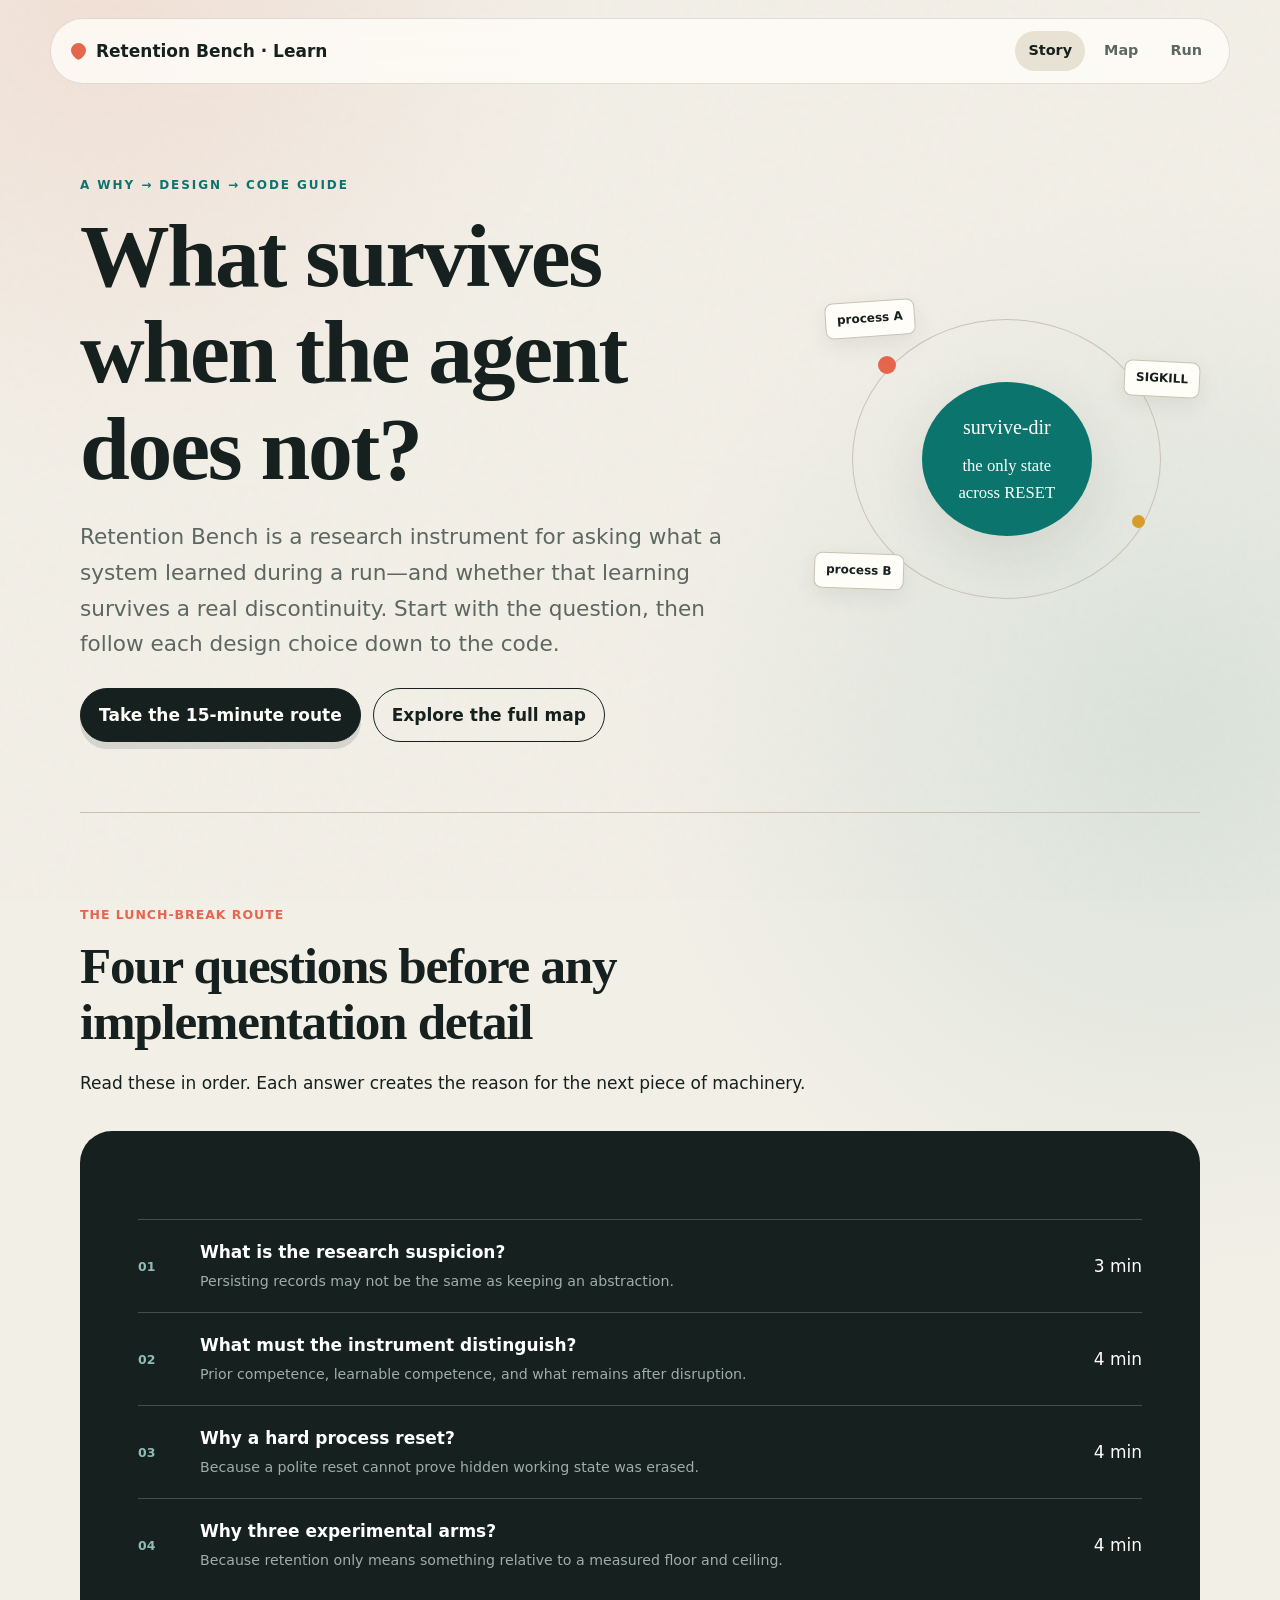
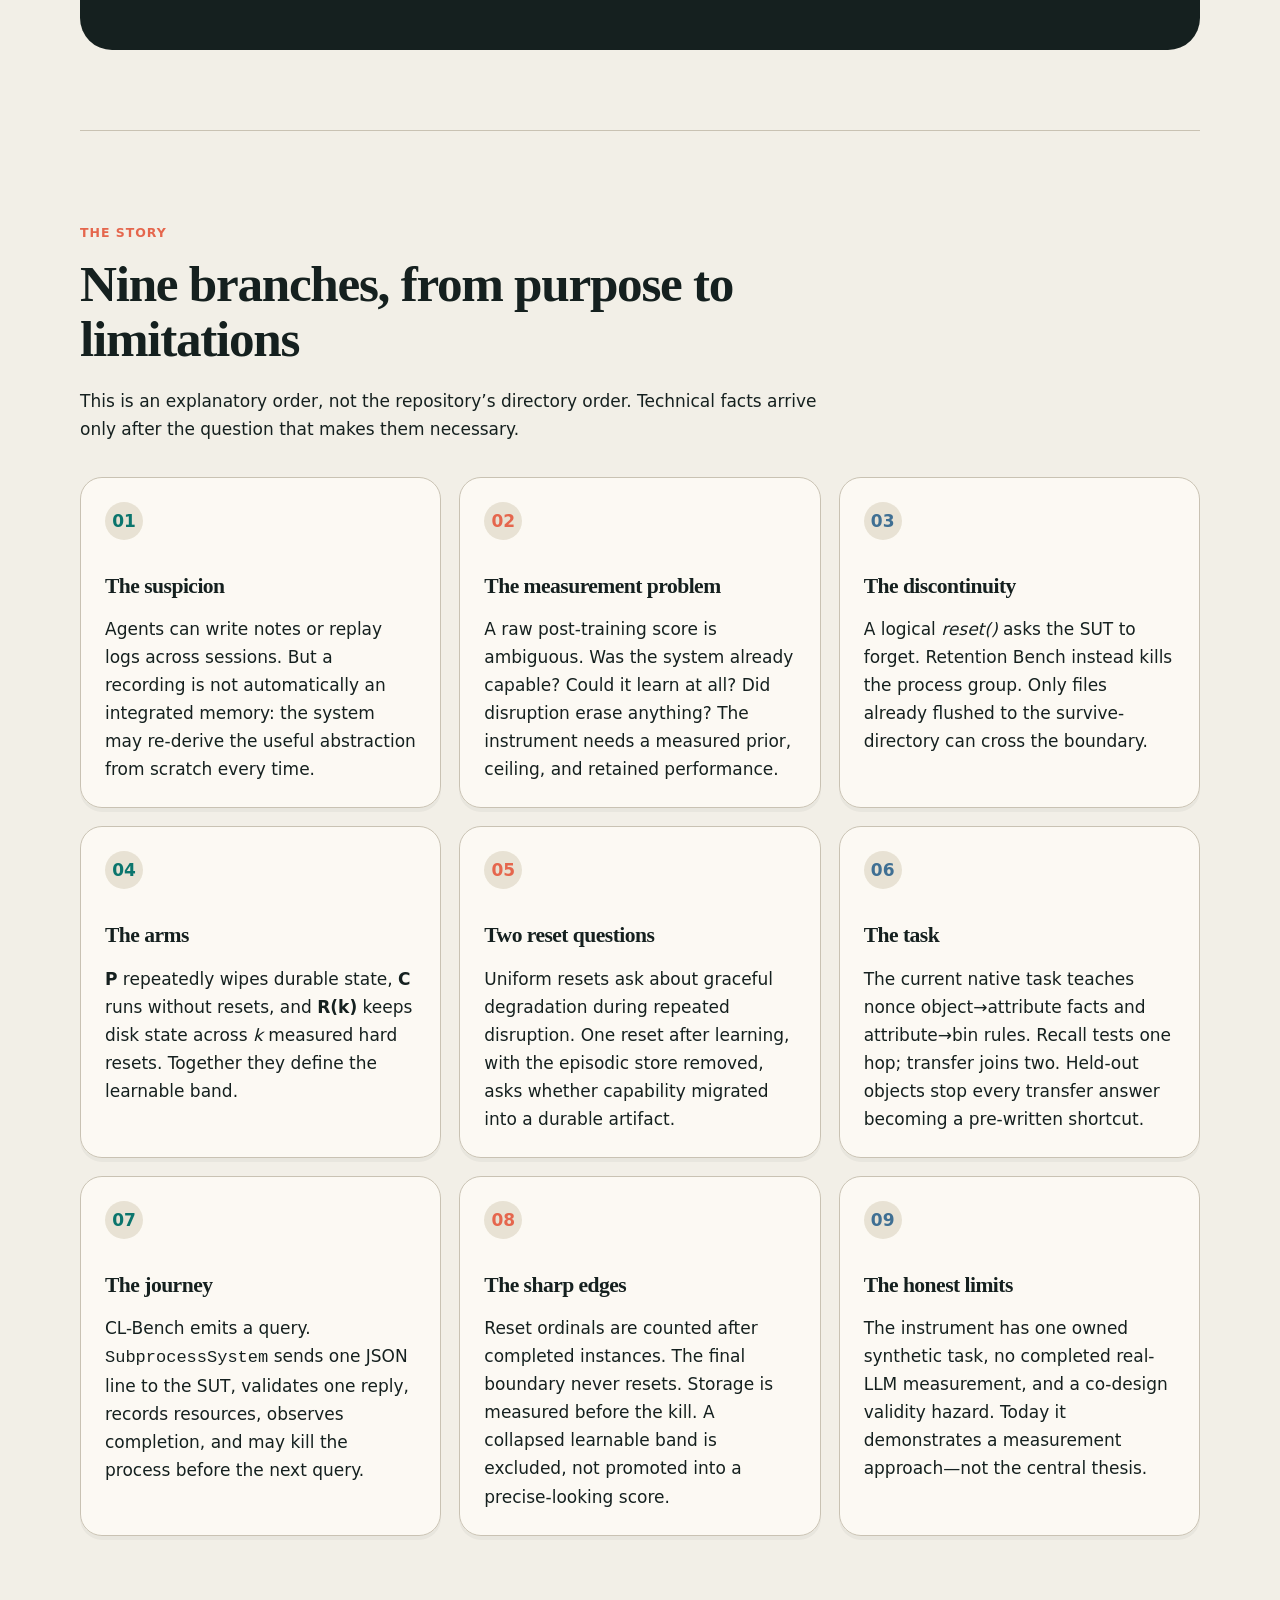
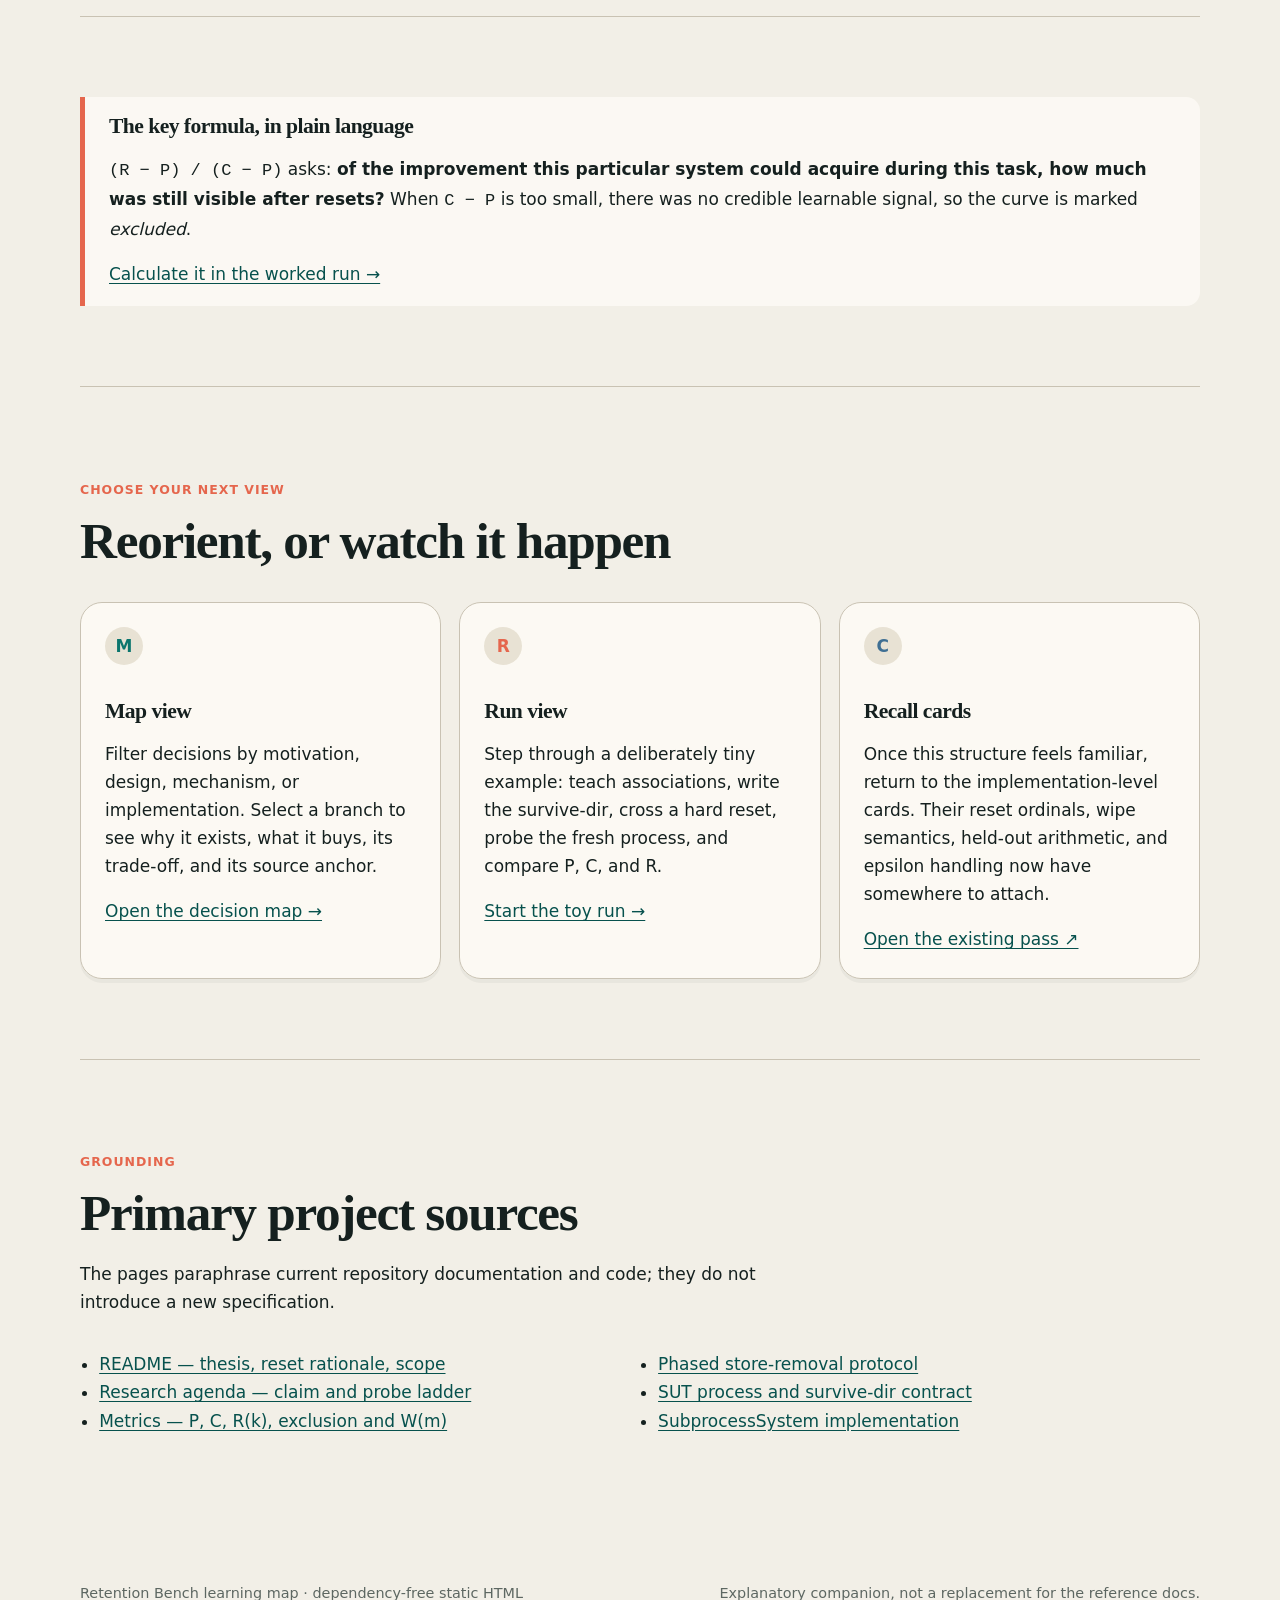
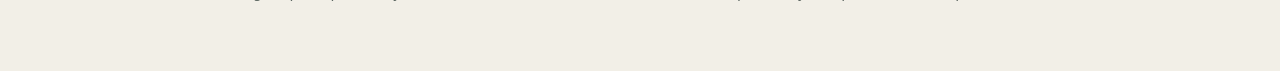
<file: learn/index.html>
<!doctype html>
<html lang="en">
<head>
  <meta charset="utf-8">
  <meta name="viewport" content="width=device-width, initial-scale=1">
  <meta name="description" content="A guided, non-technical introduction to why Retention Bench exists and how its design follows from its research question.">
  <title>Retention Bench — from why to code</title>
  <link rel="icon" href="favicon.svg" type="image/svg+xml">
  <link rel="stylesheet" href="styles.css">
</head>
<body>
<a class="skip-link" href="#main">Skip to content</a>
<header class="site-header">
  <a class="brand" href="index.html"><span class="brand-mark" aria-hidden="true"></span><span>Retention Bench · Learn</span></a>
  <nav class="nav" aria-label="Learning views">
    <a href="index.html" aria-current="page">Story</a>
    <a href="map.html">Map</a>
    <a href="run.html">Run</a>
  </nav>
</header>
<main id="main">
  <section class="hero">
    <div>
      <p class="eyebrow">A why → design → code guide</p>
      <h1>What survives when the agent does not?</h1>
      <p class="lede">Retention Bench is a research instrument for asking what a system learned during a run—and whether that learning survives a real discontinuity. Start with the question, then follow each design choice down to the code.</p>
      <div class="actions">
        <a class="button" href="#lunch-route">Take the 15-minute route</a>
        <a class="button secondary" href="map.html">Explore the full map</a>
      </div>
    </div>
    <div class="hero-diagram" aria-label="A process orbiting a persistent survive directory">
      <div class="orbit"></div>
      <div class="core">survive-dir<br><small>the only state across RESET</small></div>
      <span class="float-label one">process A</span>
      <span class="float-label two">SIGKILL</span>
      <span class="float-label three">process B</span>
    </div>
  </section>

  <section class="section" id="lunch-route">
    <div class="section-intro">
      <p class="kicker">The lunch-break route</p>
      <h2>Four questions before any implementation detail</h2>
      <p>Read these in order. Each answer creates the reason for the next piece of machinery.</p>
    </div>
    <div class="route">
      <ol class="route-list">
        <li><span><strong>What is the research suspicion?</strong><br><small>Persisting records may not be the same as keeping an abstraction.</small></span><span>3 min</span></li>
        <li><span><strong>What must the instrument distinguish?</strong><br><small>Prior competence, learnable competence, and what remains after disruption.</small></span><span>4 min</span></li>
        <li><span><strong>Why a hard process reset?</strong><br><small>Because a polite reset cannot prove hidden working state was erased.</small></span><span>4 min</span></li>
        <li><span><strong>Why three experimental arms?</strong><br><small>Because retention only means something relative to a measured floor and ceiling.</small></span><span>4 min</span></li>
      </ol>
    </div>
  </section>

  <section class="section" id="story">
    <div class="section-intro">
      <p class="kicker">The story</p>
      <h2>Nine branches, from purpose to limitations</h2>
      <p>This is an explanatory order, not the repository’s directory order. Technical facts arrive only after the question that makes them necessary.</p>
    </div>
    <div class="grid">
      <article class="card"><div class="card-number">01</div><h3>The suspicion</h3><p>Agents can write notes or replay logs across sessions. But a recording is not automatically an integrated memory: the system may re-derive the useful abstraction from scratch every time.</p></article>
      <article class="card"><div class="card-number">02</div><h3>The measurement problem</h3><p>A raw post-training score is ambiguous. Was the system already capable? Could it learn at all? Did disruption erase anything? The instrument needs a measured prior, ceiling, and retained performance.</p></article>
      <article class="card"><div class="card-number">03</div><h3>The discontinuity</h3><p>A logical <em>reset()</em> asks the SUT to forget. Retention Bench instead kills the process group. Only files already flushed to the survive-directory can cross the boundary.</p></article>
      <article class="card"><div class="card-number">04</div><h3>The arms</h3><p><strong>P</strong> repeatedly wipes durable state, <strong>C</strong> runs without resets, and <strong>R(k)</strong> keeps disk state across <em>k</em> measured hard resets. Together they define the learnable band.</p></article>
      <article class="card"><div class="card-number">05</div><h3>Two reset questions</h3><p>Uniform resets ask about graceful degradation during repeated disruption. One reset after learning, with the episodic store removed, asks whether capability migrated into a durable artifact.</p></article>
      <article class="card"><div class="card-number">06</div><h3>The task</h3><p>The current native task teaches nonce object→attribute facts and attribute→bin rules. Recall tests one hop; transfer joins two. Held-out objects stop every transfer answer becoming a pre-written shortcut.</p></article>
      <article class="card"><div class="card-number">07</div><h3>The journey</h3><p>CL-Bench emits a query. <code>SubprocessSystem</code> sends one JSON line to the SUT, validates one reply, records resources, observes completion, and may kill the process before the next query.</p></article>
      <article class="card"><div class="card-number">08</div><h3>The sharp edges</h3><p>Reset ordinals are counted after completed instances. The final boundary never resets. Storage is measured before the kill. A collapsed learnable band is excluded, not promoted into a precise-looking score.</p></article>
      <article class="card"><div class="card-number">09</div><h3>The honest limits</h3><p>The instrument has one owned synthetic task, no completed real-LLM measurement, and a co-design validity hazard. Today it demonstrates a measurement approach—not the central thesis.</p></article>
    </div>
  </section>

  <section class="section">
    <div class="callout">
      <h3>The key formula, in plain language</h3>
      <p><code>(R − P) / (C − P)</code> asks: <strong>of the improvement this particular system could acquire during this task, how much was still visible after resets?</strong> When <code>C − P</code> is too small, there was no credible learnable signal, so the curve is marked <em>excluded</em>.</p>
      <a href="run.html">Calculate it in the worked run →</a>
    </div>
  </section>

  <section class="section">
    <div class="section-intro"><p class="kicker">Choose your next view</p><h2>Reorient, or watch it happen</h2></div>
    <div class="grid">
      <article class="card"><div class="card-number">M</div><h3>Map view</h3><p>Filter decisions by motivation, design, mechanism, or implementation. Select a branch to see why it exists, what it buys, its trade-off, and its source anchor.</p><p><a href="map.html">Open the decision map →</a></p></article>
      <article class="card"><div class="card-number">R</div><h3>Run view</h3><p>Step through a deliberately tiny example: teach associations, write the survive-dir, cross a hard reset, probe the fresh process, and compare P, C, and R.</p><p><a href="run.html">Start the toy run →</a></p></article>
      <article class="card"><div class="card-number">C</div><h3>Recall cards</h3><p>Once this structure feels familiar, return to the implementation-level cards. Their reset ordinals, wipe semantics, held-out arithmetic, and epsilon handling now have somewhere to attach.</p><p><a href="https://github.com/symbolfarm/code-recall/blob/main/passes/retention-bench.md">Open the existing pass ↗</a></p></article>
    </div>
  </section>

  <section class="section">
    <div class="section-intro"><p class="kicker">Grounding</p><h2>Primary project sources</h2><p>The pages paraphrase current repository documentation and code; they do not introduce a new specification.</p></div>
    <ul class="source-list">
      <li><a href="../README.md">README — thesis, reset rationale, scope</a></li>
      <li><a href="../docs/ROADMAP.md">Research agenda — claim and probe ladder</a></li>
      <li><a href="../docs/metrics.md">Metrics — P, C, R(k), exclusion and W(m)</a></li>
      <li><a href="../docs/phased-store-removal.md">Phased store-removal protocol</a></li>
      <li><a href="../docs/sut-interface.md">SUT process and survive-dir contract</a></li>
      <li><a href="../retention_bench/system.py">SubprocessSystem implementation</a></li>
    </ul>
  </section>

  <footer class="footer"><span>Retention Bench learning map · dependency-free static HTML</span><span>Explanatory companion, not a replacement for the reference docs.</span></footer>
</main>
</body>
</html>
</file>
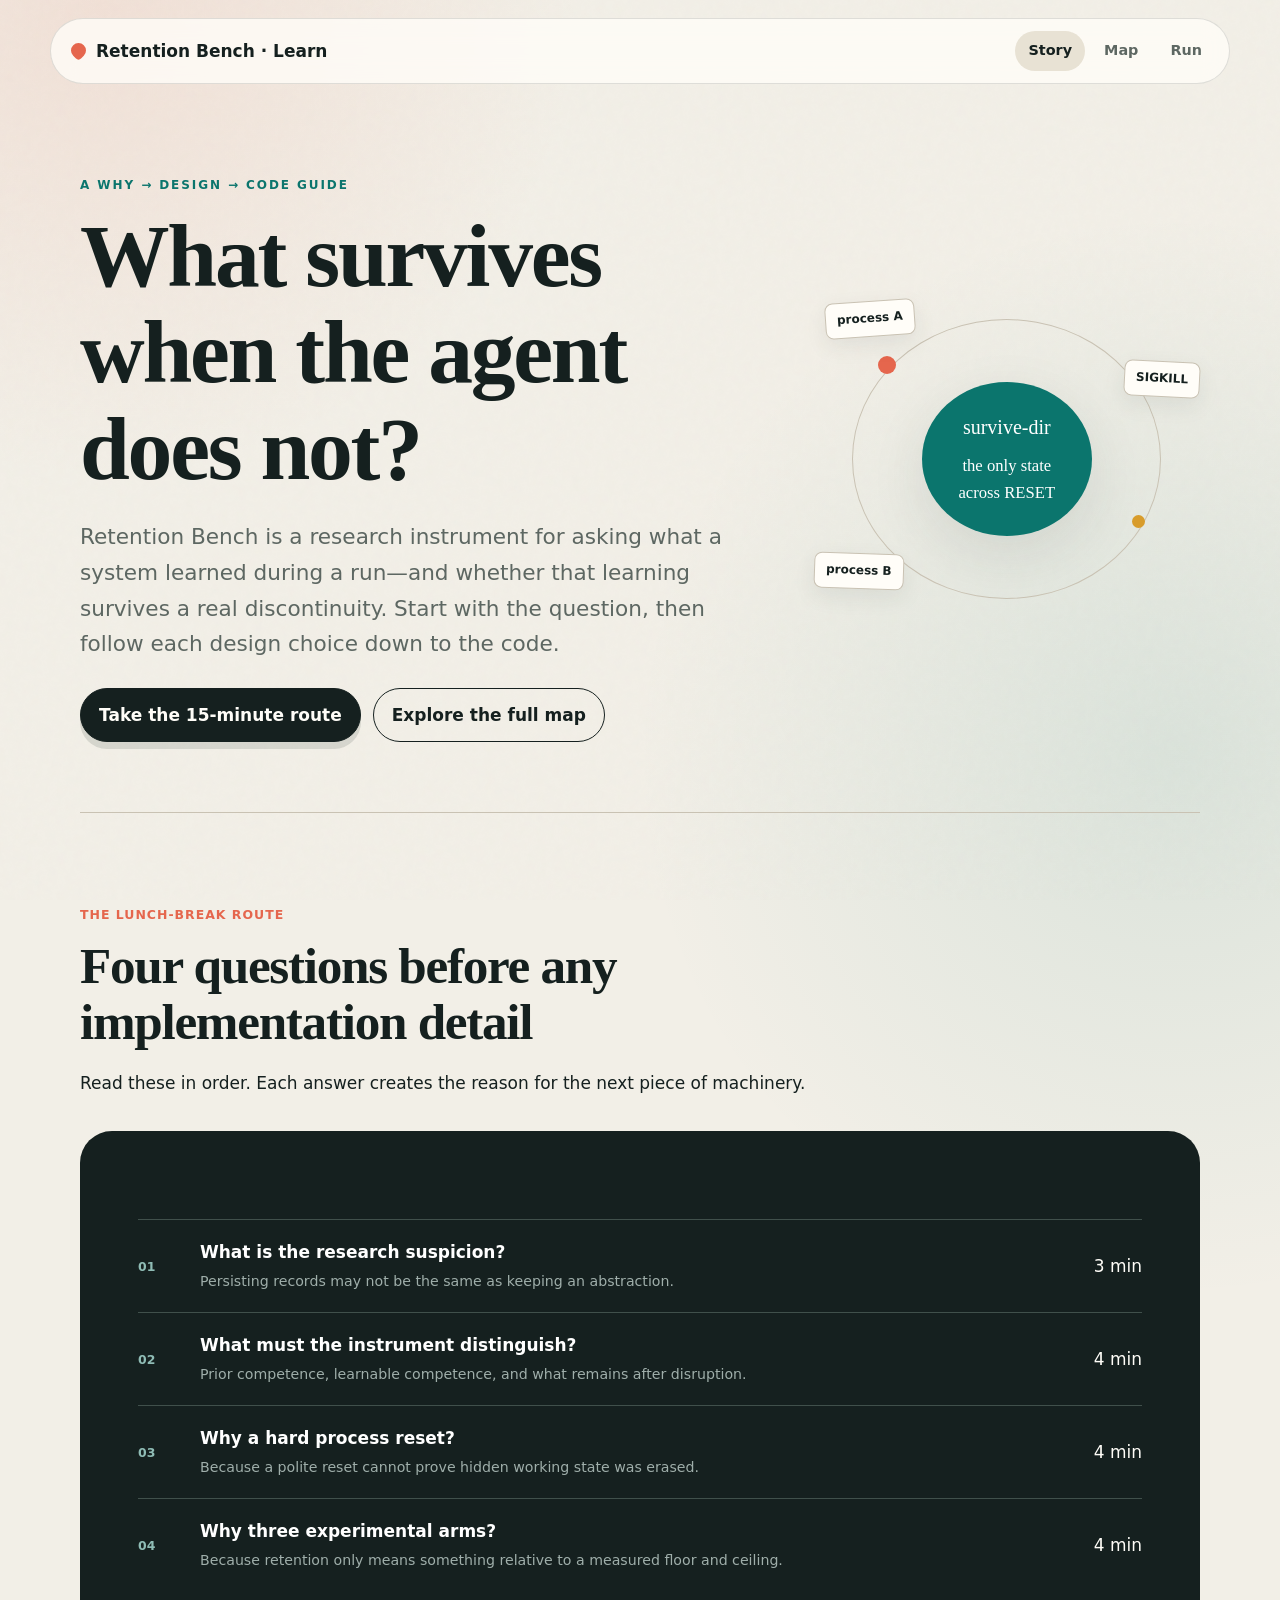
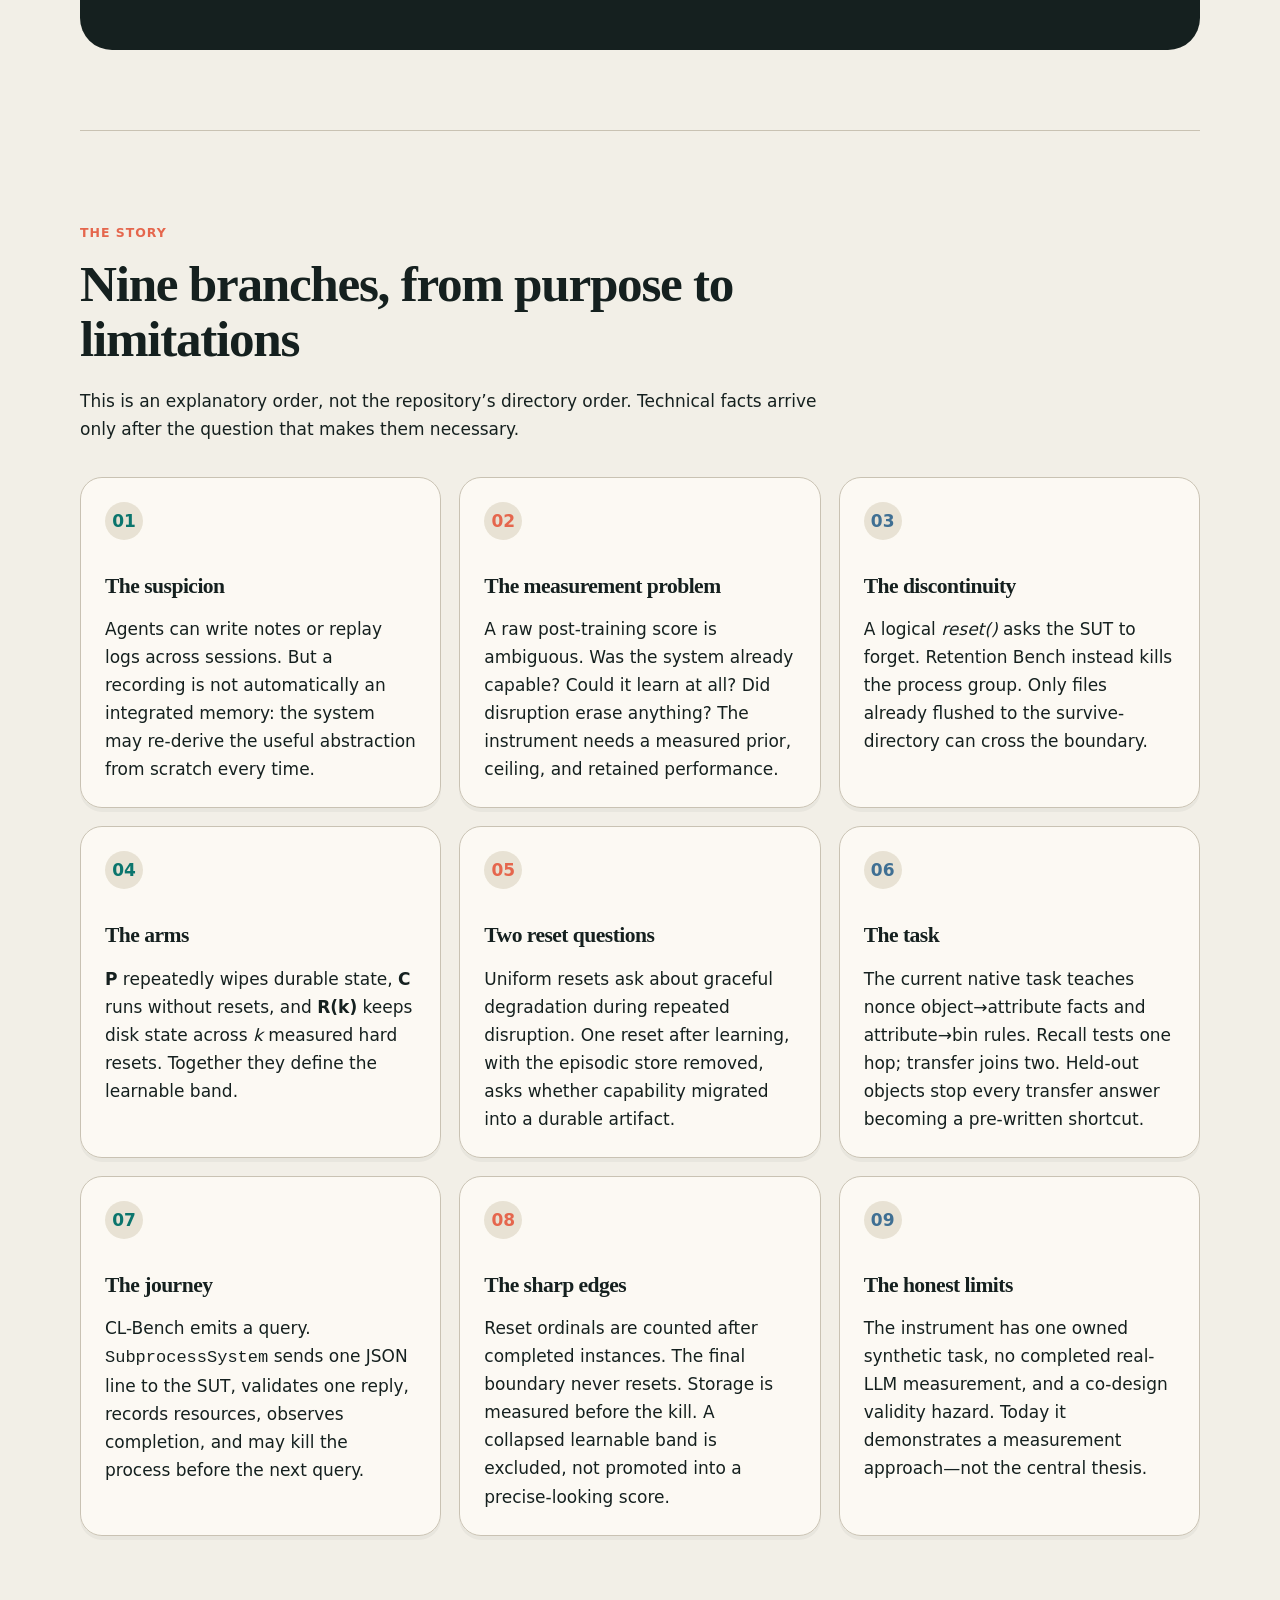
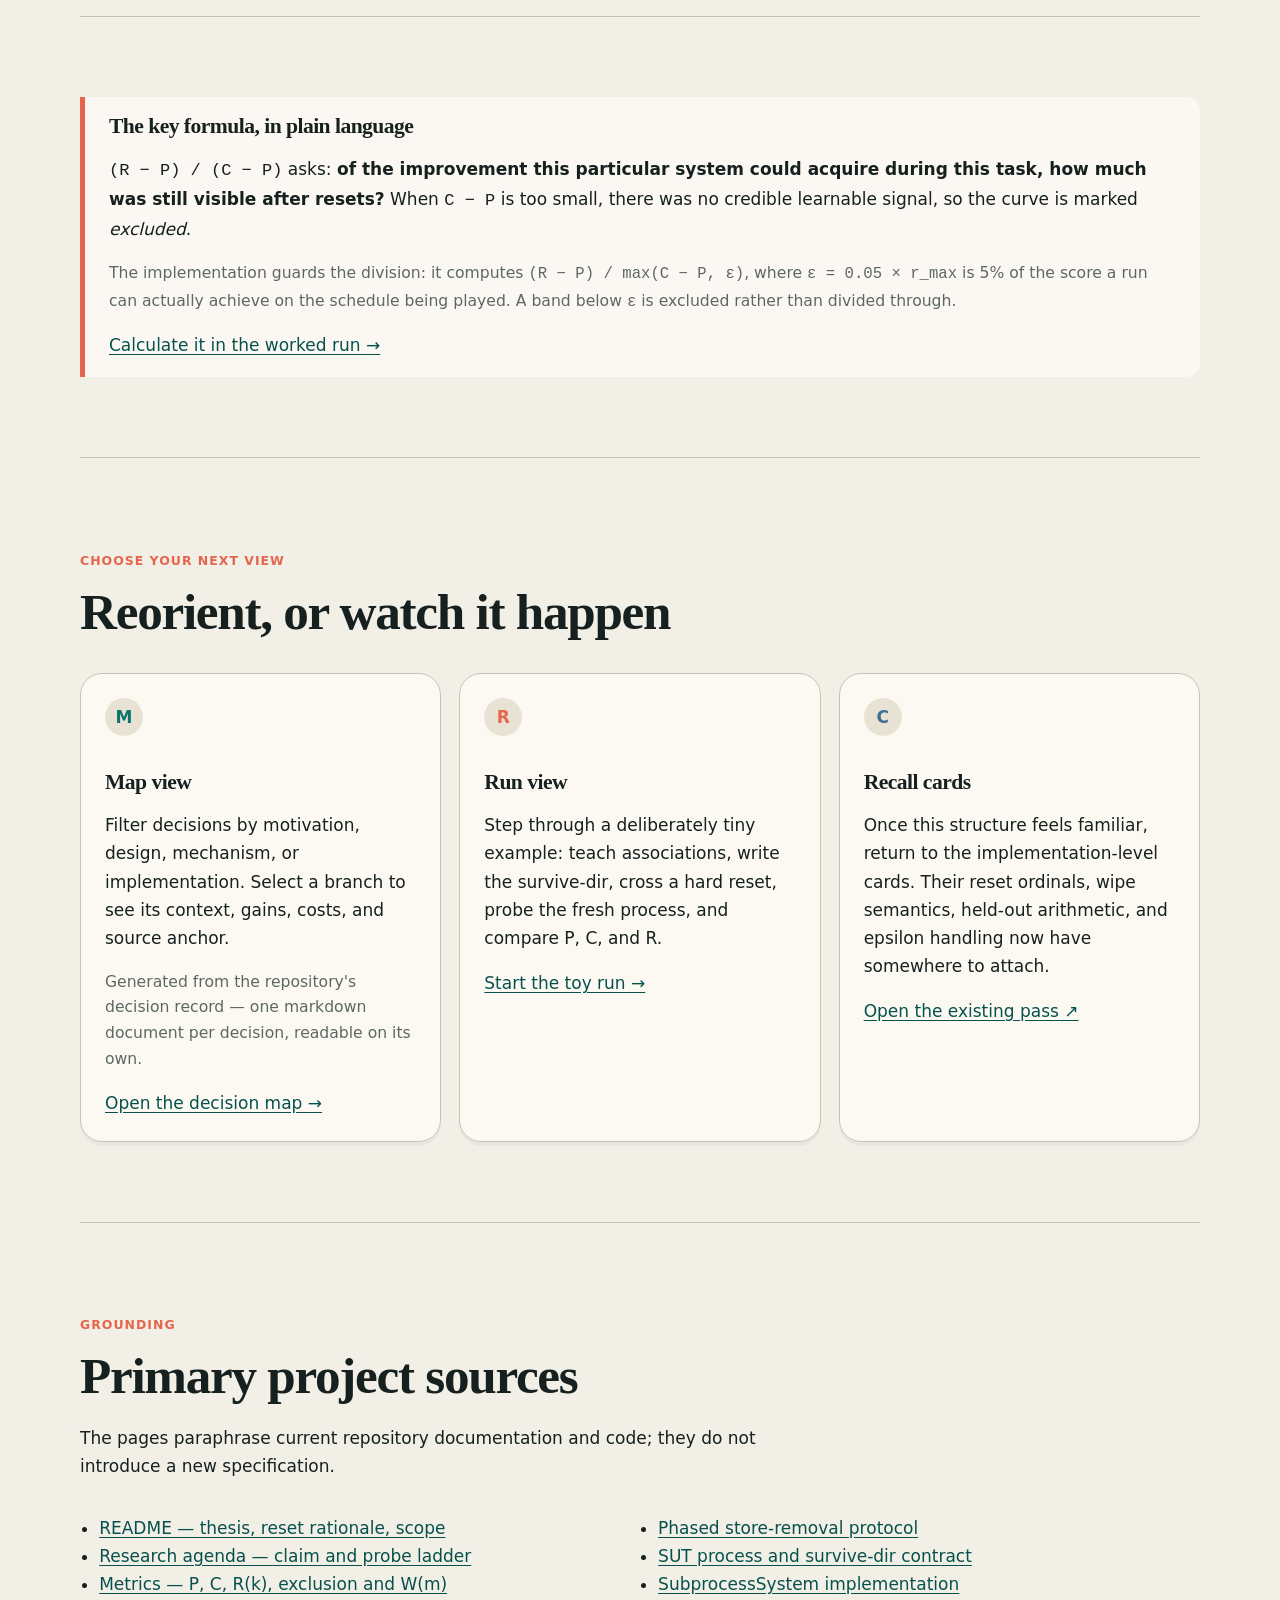
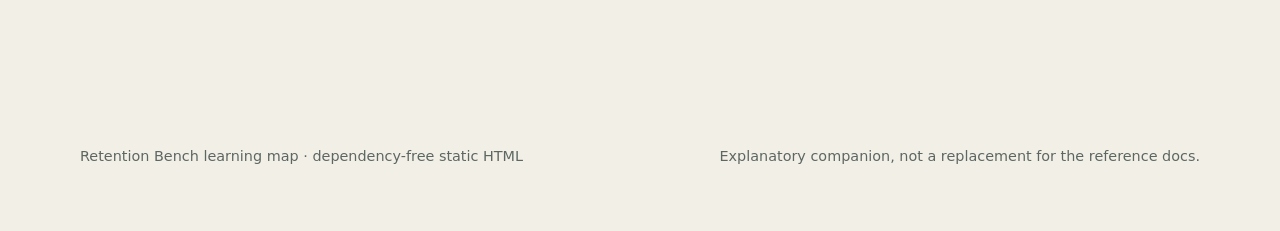
<file: pages/index.html>
<!doctype html>
<html lang="en">
<head>
  <meta charset="utf-8">
  <meta name="viewport" content="width=device-width, initial-scale=1">
  <meta name="description" content="A guided, non-technical introduction to why Retention Bench exists and how its design follows from its research question.">
  <title>Retention Bench — from why to code</title>
  <link rel="icon" href="favicon.svg" type="image/svg+xml">
  <link rel="stylesheet" href="styles.css">
</head>
<body>
<a class="skip-link" href="#main">Skip to content</a>
<header class="site-header">
  <a class="brand" href="index.html"><span class="brand-mark" aria-hidden="true"></span><span>Retention Bench · Learn</span></a>
  <nav class="nav" aria-label="Learning views">
    <a href="index.html" aria-current="page">Story</a>
    <a href="map.html">Map</a>
    <a href="run.html">Run</a>
  </nav>
</header>
<main id="main">
  <section class="hero">
    <div>
      <p class="eyebrow">A why → design → code guide</p>
      <h1>What survives when the agent does not?</h1>
      <p class="lede">Retention Bench is a research instrument for asking what a system learned during a run—and whether that learning survives a real discontinuity. Start with the question, then follow each design choice down to the code.</p>
      <div class="actions">
        <a class="button" href="#lunch-route">Take the 15-minute route</a>
        <a class="button secondary" href="map.html">Explore the full map</a>
      </div>
    </div>
    <div class="hero-diagram" aria-label="A process orbiting a persistent survive directory">
      <div class="orbit"></div>
      <div class="core">survive-dir<br><small>the only state across RESET</small></div>
      <span class="float-label one">process A</span>
      <span class="float-label two">SIGKILL</span>
      <span class="float-label three">process B</span>
    </div>
  </section>

  <section class="section" id="lunch-route">
    <div class="section-intro">
      <p class="kicker">The lunch-break route</p>
      <h2>Four questions before any implementation detail</h2>
      <p>Read these in order. Each answer creates the reason for the next piece of machinery.</p>
    </div>
    <div class="route">
      <ol class="route-list">
        <li><span><strong>What is the research suspicion?</strong><br><small>Persisting records may not be the same as keeping an abstraction.</small></span><span>3 min</span></li>
        <li><span><strong>What must the instrument distinguish?</strong><br><small>Prior competence, learnable competence, and what remains after disruption.</small></span><span>4 min</span></li>
        <li><span><strong>Why a hard process reset?</strong><br><small>Because a polite reset cannot prove hidden working state was erased.</small></span><span>4 min</span></li>
        <li><span><strong>Why three experimental arms?</strong><br><small>Because retention only means something relative to a measured floor and ceiling.</small></span><span>4 min</span></li>
      </ol>
    </div>
  </section>

  <section class="section" id="story">
    <div class="section-intro">
      <p class="kicker">The story</p>
      <h2>Nine branches, from purpose to limitations</h2>
      <p>This is an explanatory order, not the repository’s directory order. Technical facts arrive only after the question that makes them necessary.</p>
    </div>
    <div class="grid">
      <article class="card"><div class="card-number">01</div><h3>The suspicion</h3><p>Agents can write notes or replay logs across sessions. But a recording is not automatically an integrated memory: the system may re-derive the useful abstraction from scratch every time.</p></article>
      <article class="card"><div class="card-number">02</div><h3>The measurement problem</h3><p>A raw post-training score is ambiguous. Was the system already capable? Could it learn at all? Did disruption erase anything? The instrument needs a measured prior, ceiling, and retained performance.</p></article>
      <article class="card"><div class="card-number">03</div><h3>The discontinuity</h3><p>A logical <em>reset()</em> asks the SUT to forget. Retention Bench instead kills the process group. Only files already flushed to the survive-directory can cross the boundary.</p></article>
      <article class="card"><div class="card-number">04</div><h3>The arms</h3><p><strong>P</strong> repeatedly wipes durable state, <strong>C</strong> runs without resets, and <strong>R(k)</strong> keeps disk state across <em>k</em> measured hard resets. Together they define the learnable band.</p></article>
      <article class="card"><div class="card-number">05</div><h3>Two reset questions</h3><p>Uniform resets ask about graceful degradation during repeated disruption. One reset after learning, with the episodic store removed, asks whether capability migrated into a durable artifact.</p></article>
      <article class="card"><div class="card-number">06</div><h3>The task</h3><p>The current native task teaches nonce object→attribute facts and attribute→bin rules. Recall tests one hop; transfer joins two. Held-out objects stop every transfer answer becoming a pre-written shortcut.</p></article>
      <article class="card"><div class="card-number">07</div><h3>The journey</h3><p>CL-Bench emits a query. <code>SubprocessSystem</code> sends one JSON line to the SUT, validates one reply, records resources, observes completion, and may kill the process before the next query.</p></article>
      <article class="card"><div class="card-number">08</div><h3>The sharp edges</h3><p>Reset ordinals are counted after completed instances. The final boundary never resets. Storage is measured before the kill. A collapsed learnable band is excluded, not promoted into a precise-looking score.</p></article>
      <article class="card"><div class="card-number">09</div><h3>The honest limits</h3><p>The instrument has one owned synthetic task, no completed real-LLM measurement, and a co-design validity hazard. Today it demonstrates a measurement approach—not the central thesis.</p></article>
    </div>
  </section>

  <section class="section">
    <div class="callout">
      <h3>The key formula, in plain language</h3>
      <p><code>(R − P) / (C − P)</code> asks: <strong>of the improvement this particular system could acquire during this task, how much was still visible after resets?</strong> When <code>C − P</code> is too small, there was no credible learnable signal, so the curve is marked <em>excluded</em>.</p>
      <p class="fine">The implementation guards the division: it computes <code>(R − P) / max(C − P, ε)</code>, where <code>ε = 0.05 × r_max</code> is 5% of the score a run can actually achieve on the schedule being played. A band below <code>ε</code> is excluded rather than divided through.</p>
      <a href="run.html">Calculate it in the worked run →</a>
    </div>
  </section>

  <section class="section">
    <div class="section-intro"><p class="kicker">Choose your next view</p><h2>Reorient, or watch it happen</h2></div>
    <div class="grid">
      <article class="card"><div class="card-number">M</div><h3>Map view</h3><p>Filter decisions by motivation, design, mechanism, or implementation. Select a branch to see its context, gains, costs, and source anchor.</p>
      <p class="fine">Generated from the repository's decision record — one markdown document per decision, readable on its own.</p><p><a href="map.html">Open the decision map →</a></p></article>
      <article class="card"><div class="card-number">R</div><h3>Run view</h3><p>Step through a deliberately tiny example: teach associations, write the survive-dir, cross a hard reset, probe the fresh process, and compare P, C, and R.</p><p><a href="run.html">Start the toy run →</a></p></article>
      <article class="card"><div class="card-number">C</div><h3>Recall cards</h3><p>Once this structure feels familiar, return to the implementation-level cards. Their reset ordinals, wipe semantics, held-out arithmetic, and epsilon handling now have somewhere to attach.</p><p><a href="https://github.com/symbolfarm/code-recall/blob/main/passes/retention-bench.md">Open the existing pass ↗</a></p></article>
    </div>
  </section>

  <section class="section">
    <div class="section-intro"><p class="kicker">Grounding</p><h2>Primary project sources</h2><p>The pages paraphrase current repository documentation and code; they do not introduce a new specification.</p></div>
    <ul class="source-list">
      <li><a href="https://github.com/symbolfarm/retention-bench/blob/main/README.md#the-claim-it-exists-to-test">README — thesis, reset rationale, scope</a></li>
      <li><a href="https://github.com/symbolfarm/retention-bench/blob/main/docs/ROADMAP.md">Research agenda — claim and probe ladder</a></li>
      <li><a href="https://github.com/symbolfarm/retention-bench/blob/main/docs/metrics.md">Metrics — P, C, R(k), exclusion and W(m)</a></li>
      <li><a href="https://github.com/symbolfarm/retention-bench/blob/main/docs/phased-store-removal.md">Phased store-removal protocol</a></li>
      <li><a href="https://github.com/symbolfarm/retention-bench/blob/main/docs/sut-interface.md">SUT process and survive-dir contract</a></li>
      <li><a href="https://github.com/symbolfarm/retention-bench/blob/main/retention_bench/system.py">SubprocessSystem implementation</a></li>
    </ul>
  </section>

  <footer class="footer"><span>Retention Bench learning map · dependency-free static HTML</span><span>Explanatory companion, not a replacement for the reference docs.</span></footer>
</main>
</body>
</html>
</file>
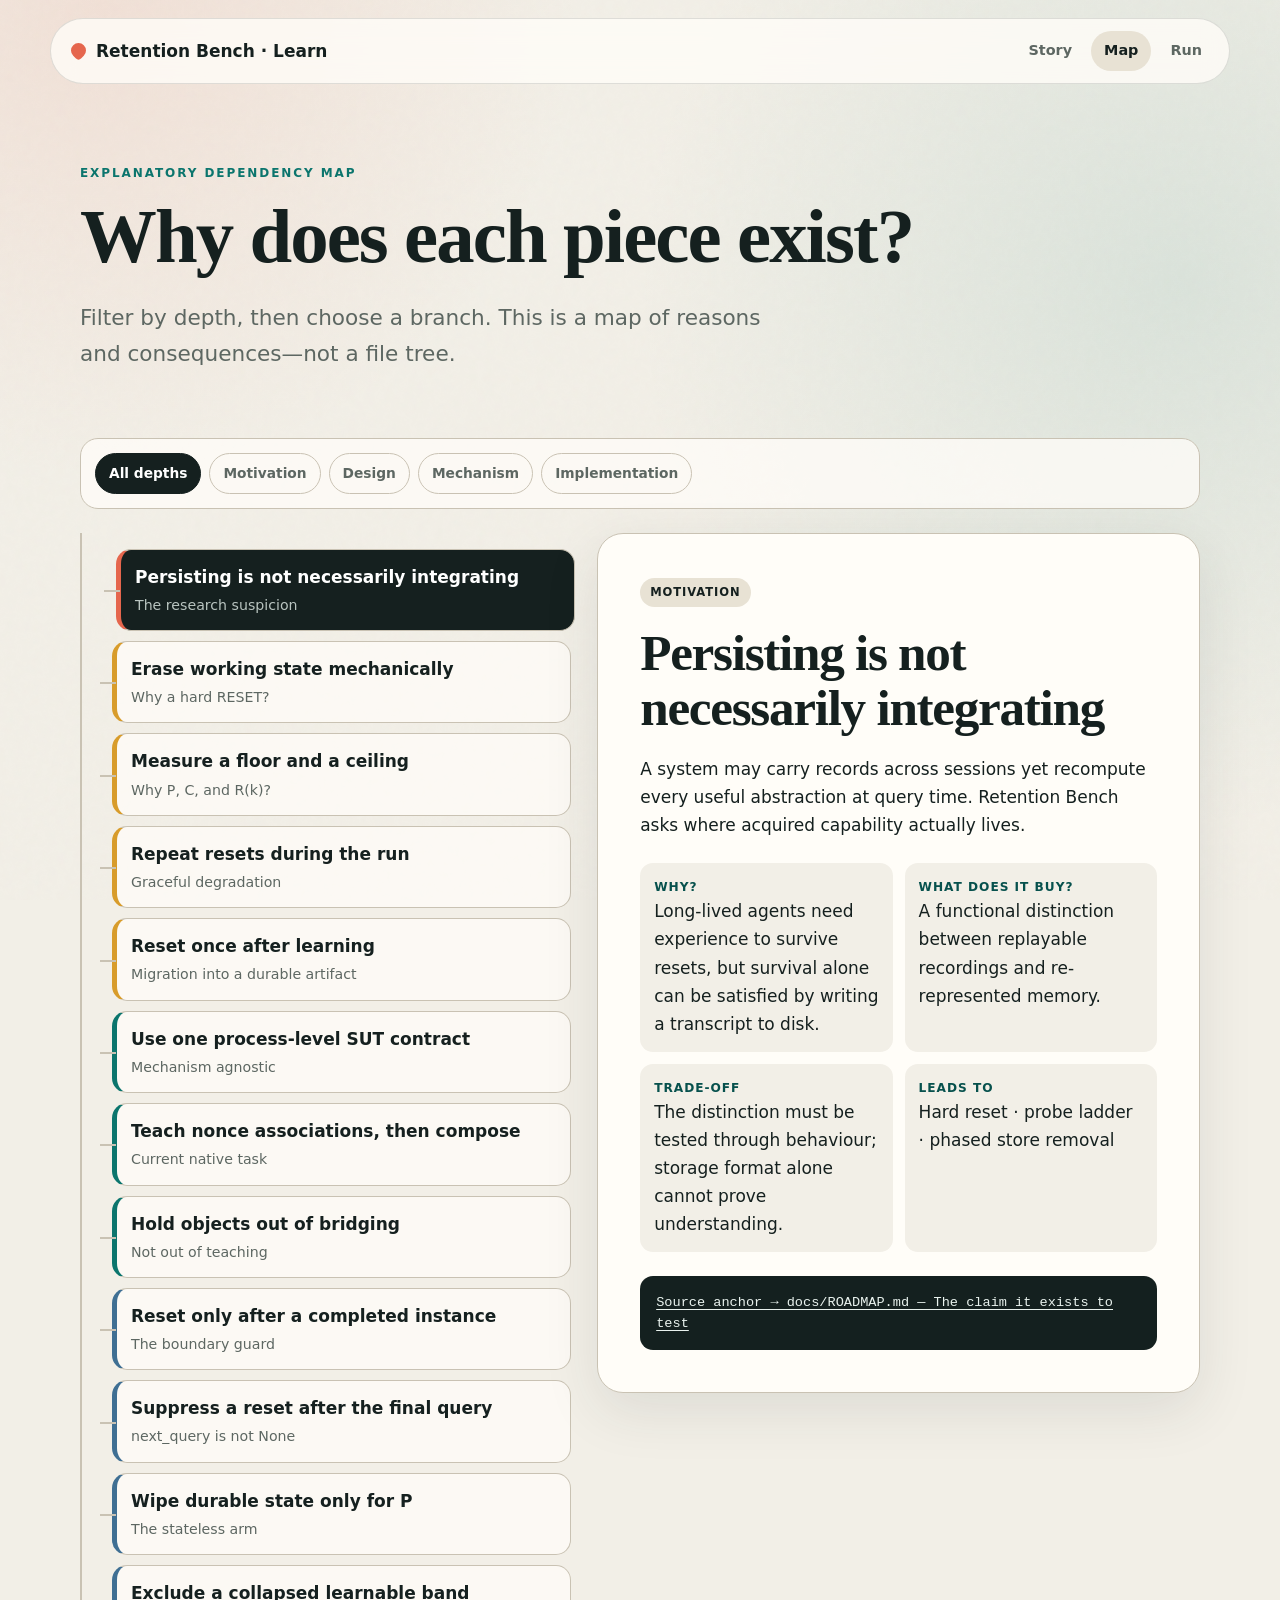
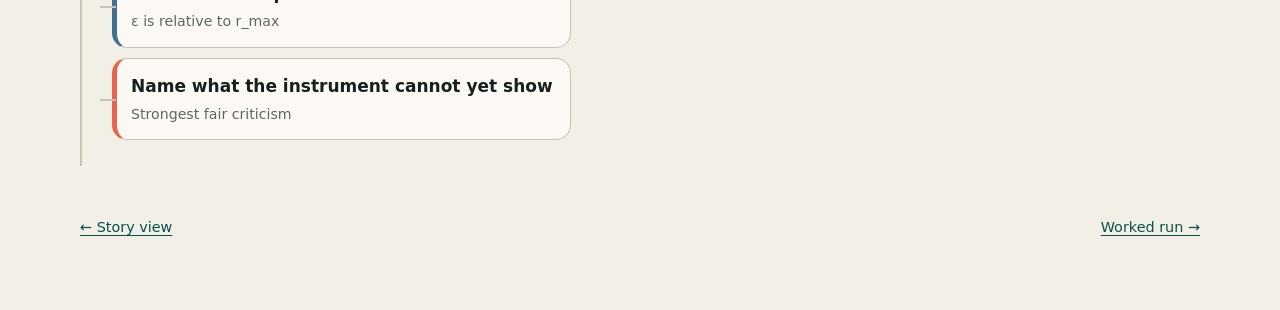
<file: learn/map.html>
<!doctype html>
<html lang="en">
<head>
  <meta charset="utf-8">
  <meta name="viewport" content="width=device-width, initial-scale=1">
  <meta name="description" content="Explore the motivations, design choices, mechanisms, and implementation anchors of Retention Bench.">
  <title>Decision map — Retention Bench</title>
  <link rel="icon" href="favicon.svg" type="image/svg+xml">
  <link rel="stylesheet" href="styles.css">
  <script src="map.js" defer></script>
</head>
<body>
<a class="skip-link" href="#main">Skip to content</a>
<header class="site-header">
  <a class="brand" href="index.html"><span class="brand-mark" aria-hidden="true"></span><span>Retention Bench · Learn</span></a>
  <nav class="nav" aria-label="Learning views"><a href="index.html">Story</a><a href="map.html" aria-current="page">Map</a><a href="run.html">Run</a></nav>
</header>
<main id="main">
  <section class="page-hero">
    <p class="eyebrow">Explanatory dependency map</p>
    <h1>Why does each piece exist?</h1>
    <p class="lede">Filter by depth, then choose a branch. This is a map of reasons and consequences—not a file tree.</p>
  </section>
  <div class="controls" role="group" aria-label="Filter map by explanatory depth">
    <button class="active" data-filter="all" aria-pressed="true">All depths</button>
    <button data-filter="motivation" aria-pressed="false">Motivation</button>
    <button data-filter="design" aria-pressed="false">Design</button>
    <button data-filter="mechanism" aria-pressed="false">Mechanism</button>
    <button data-filter="implementation" aria-pressed="false">Implementation</button>
  </div>
  <div class="map-layout">
    <nav class="tree" aria-label="Retention Bench decision branches" id="tree"></nav>
    <article class="detail" id="detail" aria-live="polite">
      <span class="depth">Start here</span>
      <h2>What is Retention Bench trying to discover?</h2>
      <p>Whether a system acquires capability during a run that survives the loss of working state—and, eventually, whether experience is integrated into knowledge no single episode contains.</p>
      <div class="fact-grid"><div class="fact"><strong>Start with</strong>The research suspicion</div><div class="fact"><strong>Then ask</strong>How could it be measured?</div></div>
      <p>Select any branch on the left. On a small screen, the explanation follows the branch list.</p>
    </article>
  </div>
  <footer class="footer"><a href="index.html">← Story view</a><a href="run.html">Worked run →</a></footer>
</main>
</body>
</html>
</file>
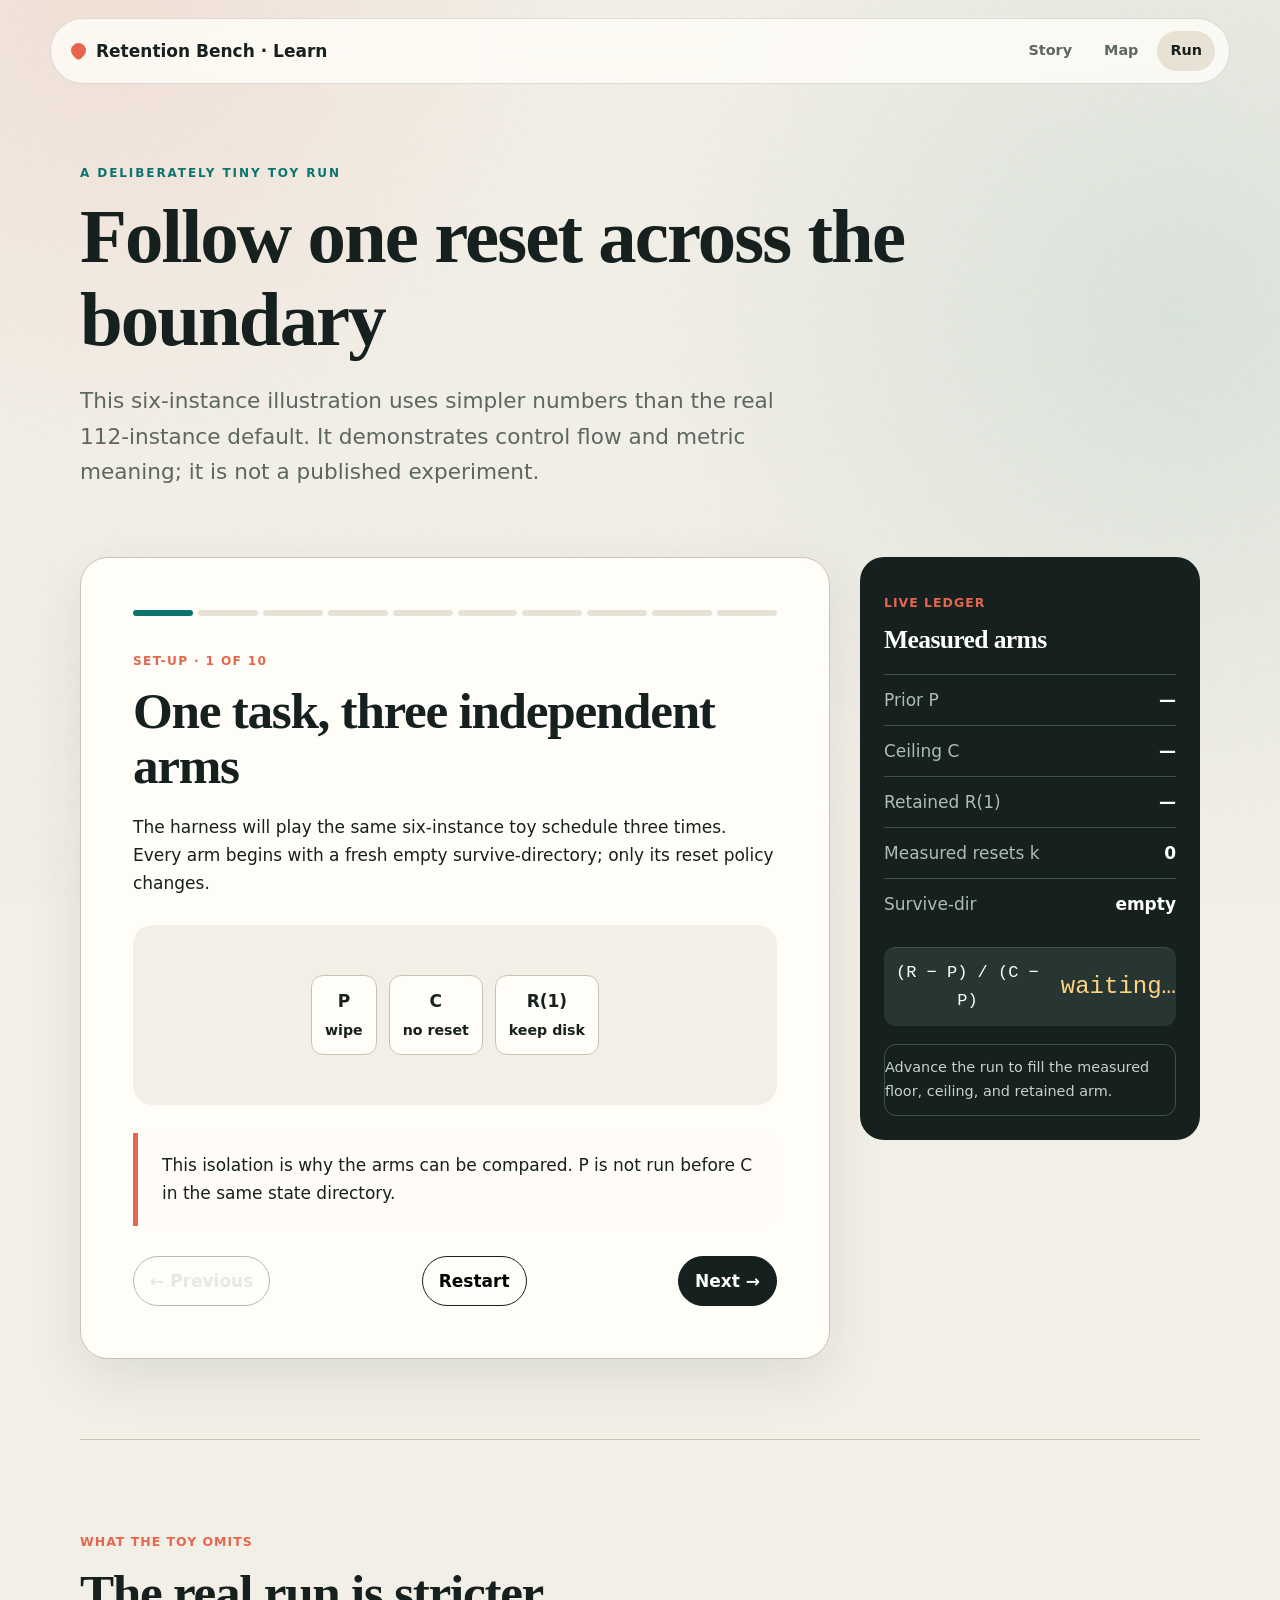
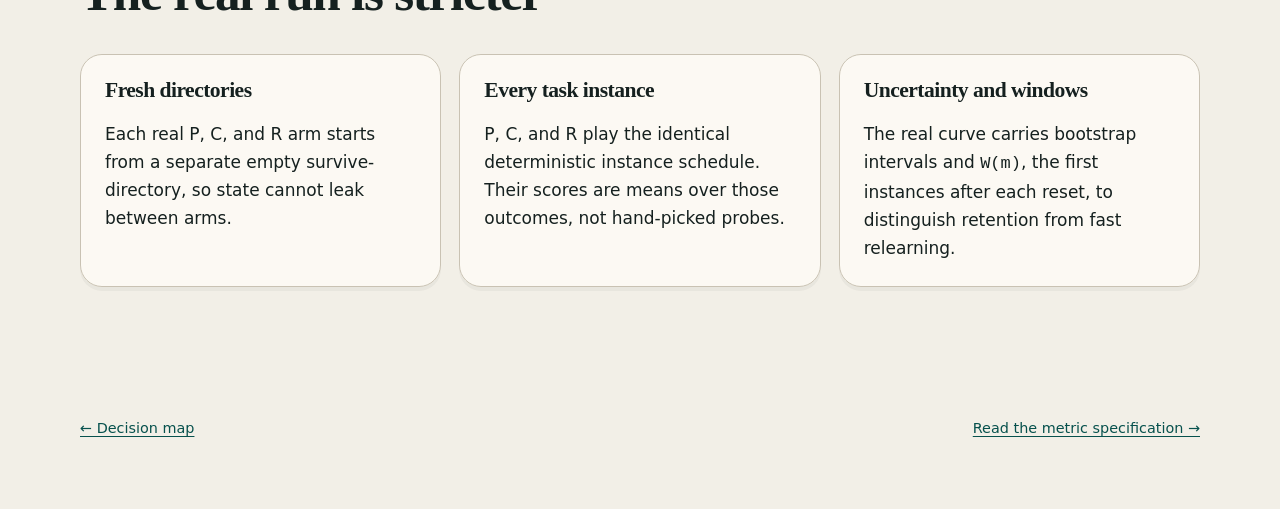
<file: learn/run.html>
<!doctype html>
<html lang="en">
<head>
  <meta charset="utf-8">
  <meta name="viewport" content="width=device-width, initial-scale=1">
  <meta name="description" content="Step through a tiny Retention Bench run and calculate prior, ceiling, retained performance, and normalised retention.">
  <title>Worked run — Retention Bench</title>
  <link rel="icon" href="favicon.svg" type="image/svg+xml">
  <link rel="stylesheet" href="styles.css">
  <script src="run.js" defer></script>
</head>
<body>
<a class="skip-link" href="#main">Skip to content</a>
<header class="site-header">
  <a class="brand" href="index.html"><span class="brand-mark" aria-hidden="true"></span><span>Retention Bench · Learn</span></a>
  <nav class="nav" aria-label="Learning views"><a href="index.html">Story</a><a href="map.html">Map</a><a href="run.html" aria-current="page">Run</a></nav>
</header>
<main id="main">
  <section class="page-hero">
    <p class="eyebrow">A deliberately tiny toy run</p>
    <h1>Follow one reset across the boundary</h1>
    <p class="lede">This six-instance illustration uses simpler numbers than the real 112-instance default. It demonstrates control flow and metric meaning; it is not a published experiment.</p>
  </section>
  <div class="run-layout">
    <section class="stage" aria-live="polite">
      <div class="progress" id="progress" aria-label="Run progress"></div>
      <p class="step-label" id="step-label"></p>
      <h2 id="step-title"></h2>
      <p id="step-copy"></p>
      <div class="event-visual" id="event-visual" aria-label="Current run event"></div>
      <div class="callout" id="step-note"></div>
      <div class="step-actions">
        <button id="prev">← Previous</button>
        <button id="restart">Restart</button>
        <button class="primary" id="next">Next →</button>
      </div>
    </section>
    <aside class="ledger" aria-label="Toy run ledger">
      <p class="kicker">Live ledger</p>
      <h2>Measured arms</h2>
      <dl>
        <div><dt>Prior P</dt><dd id="p-value">—</dd></div>
        <div><dt>Ceiling C</dt><dd id="c-value">—</dd></div>
        <div><dt>Retained R(1)</dt><dd id="r-value">—</dd></div>
        <div><dt>Measured resets k</dt><dd id="k-value">0</dd></div>
        <div><dt>Survive-dir</dt><dd id="disk-value">empty</dd></div>
      </dl>
      <div class="formula">(R − P) / (C − P)<output id="norm-value">waiting…</output></div>
      <div class="why" id="ledger-note">Advance the run to fill the measured floor, ceiling, and retained arm.</div>
    </aside>
  </div>
  <section class="section">
    <div class="section-intro"><p class="kicker">What the toy omits</p><h2>The real run is stricter</h2></div>
    <div class="grid">
      <article class="card"><h3>Fresh directories</h3><p>Each real P, C, and R arm starts from a separate empty survive-directory, so state cannot leak between arms.</p></article>
      <article class="card"><h3>Every task instance</h3><p>P, C, and R play the identical deterministic instance schedule. Their scores are means over those outcomes, not hand-picked probes.</p></article>
      <article class="card"><h3>Uncertainty and windows</h3><p>The real curve carries bootstrap intervals and <code>W(m)</code>, the first instances after each reset, to distinguish retention from fast relearning.</p></article>
    </div>
  </section>
  <footer class="footer"><a href="map.html">← Decision map</a><a href="../docs/metrics.md">Read the metric specification →</a></footer>
</main>
</body>
</html>
</file>
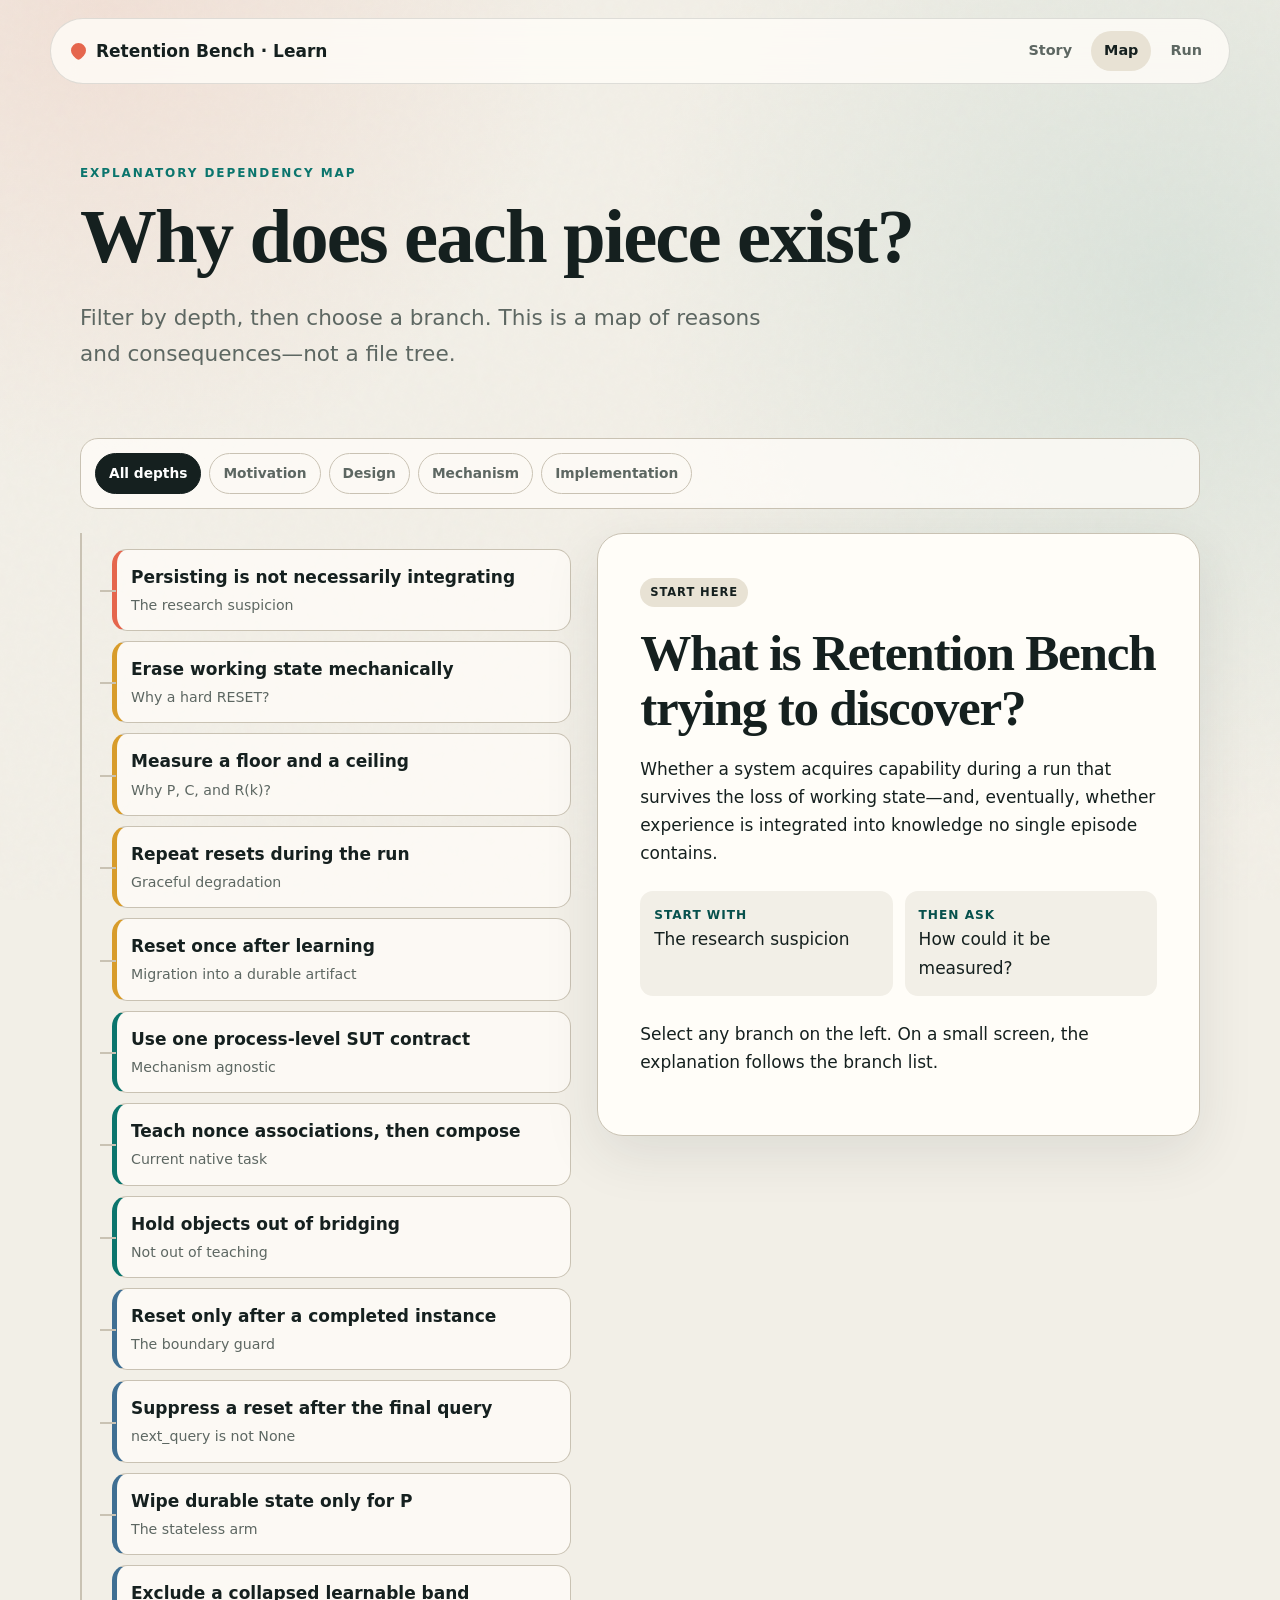
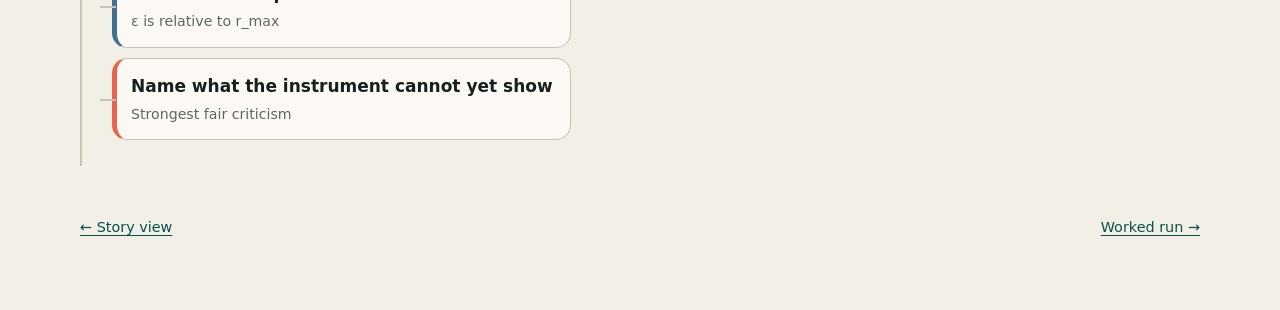
<file: pages/map.html>
<!doctype html>
<html lang="en">
<head>
  <meta charset="utf-8">
  <meta name="viewport" content="width=device-width, initial-scale=1">
  <meta name="description" content="Explore the motivations, design choices, mechanisms, and implementation anchors of Retention Bench.">
  <title>Decision map — Retention Bench</title>
  <link rel="icon" href="favicon.svg" type="image/svg+xml">
  <link rel="stylesheet" href="styles.css">
  <script src="decisions.js" defer></script>
  <script src="map.js" defer></script>
</head>
<body>
<a class="skip-link" href="#main">Skip to content</a>
<header class="site-header">
  <a class="brand" href="index.html"><span class="brand-mark" aria-hidden="true"></span><span>Retention Bench · Learn</span></a>
  <nav class="nav" aria-label="Learning views"><a href="index.html">Story</a><a href="map.html" aria-current="page">Map</a><a href="run.html">Run</a></nav>
</header>
<main id="main">
  <section class="page-hero">
    <p class="eyebrow">Explanatory dependency map</p>
    <h1>Why does each piece exist?</h1>
    <p class="lede">Filter by depth, then choose a branch. This is a map of reasons and consequences—not a file tree.</p>
  </section>
  <div class="controls" role="group" aria-label="Filter map by explanatory depth">
    <button class="active" data-filter="all" aria-pressed="true">All depths</button>
    <button data-filter="motivation" aria-pressed="false">Motivation</button>
    <button data-filter="design" aria-pressed="false">Design</button>
    <button data-filter="mechanism" aria-pressed="false">Mechanism</button>
    <button data-filter="implementation" aria-pressed="false">Implementation</button>
  </div>
  <div class="map-layout">
    <nav class="tree" aria-label="Retention Bench decision branches" id="tree"></nav>
    <article class="detail" id="detail" aria-live="polite">
      <span class="depth">Start here</span>
      <h2>What is Retention Bench trying to discover?</h2>
      <p>Whether a system acquires capability during a run that survives the loss of working state—and, eventually, whether experience is integrated into knowledge no single episode contains.</p>
      <div class="fact-grid"><div class="fact"><strong>Start with</strong>The research suspicion</div><div class="fact"><strong>Then ask</strong>How could it be measured?</div></div>
      <p>Select any branch on the left. On a small screen, the explanation follows the branch list.</p>
    </article>
  </div>
  <footer class="footer"><a href="index.html">← Story view</a><a href="run.html">Worked run →</a></footer>
</main>
</body>
</html>
</file>
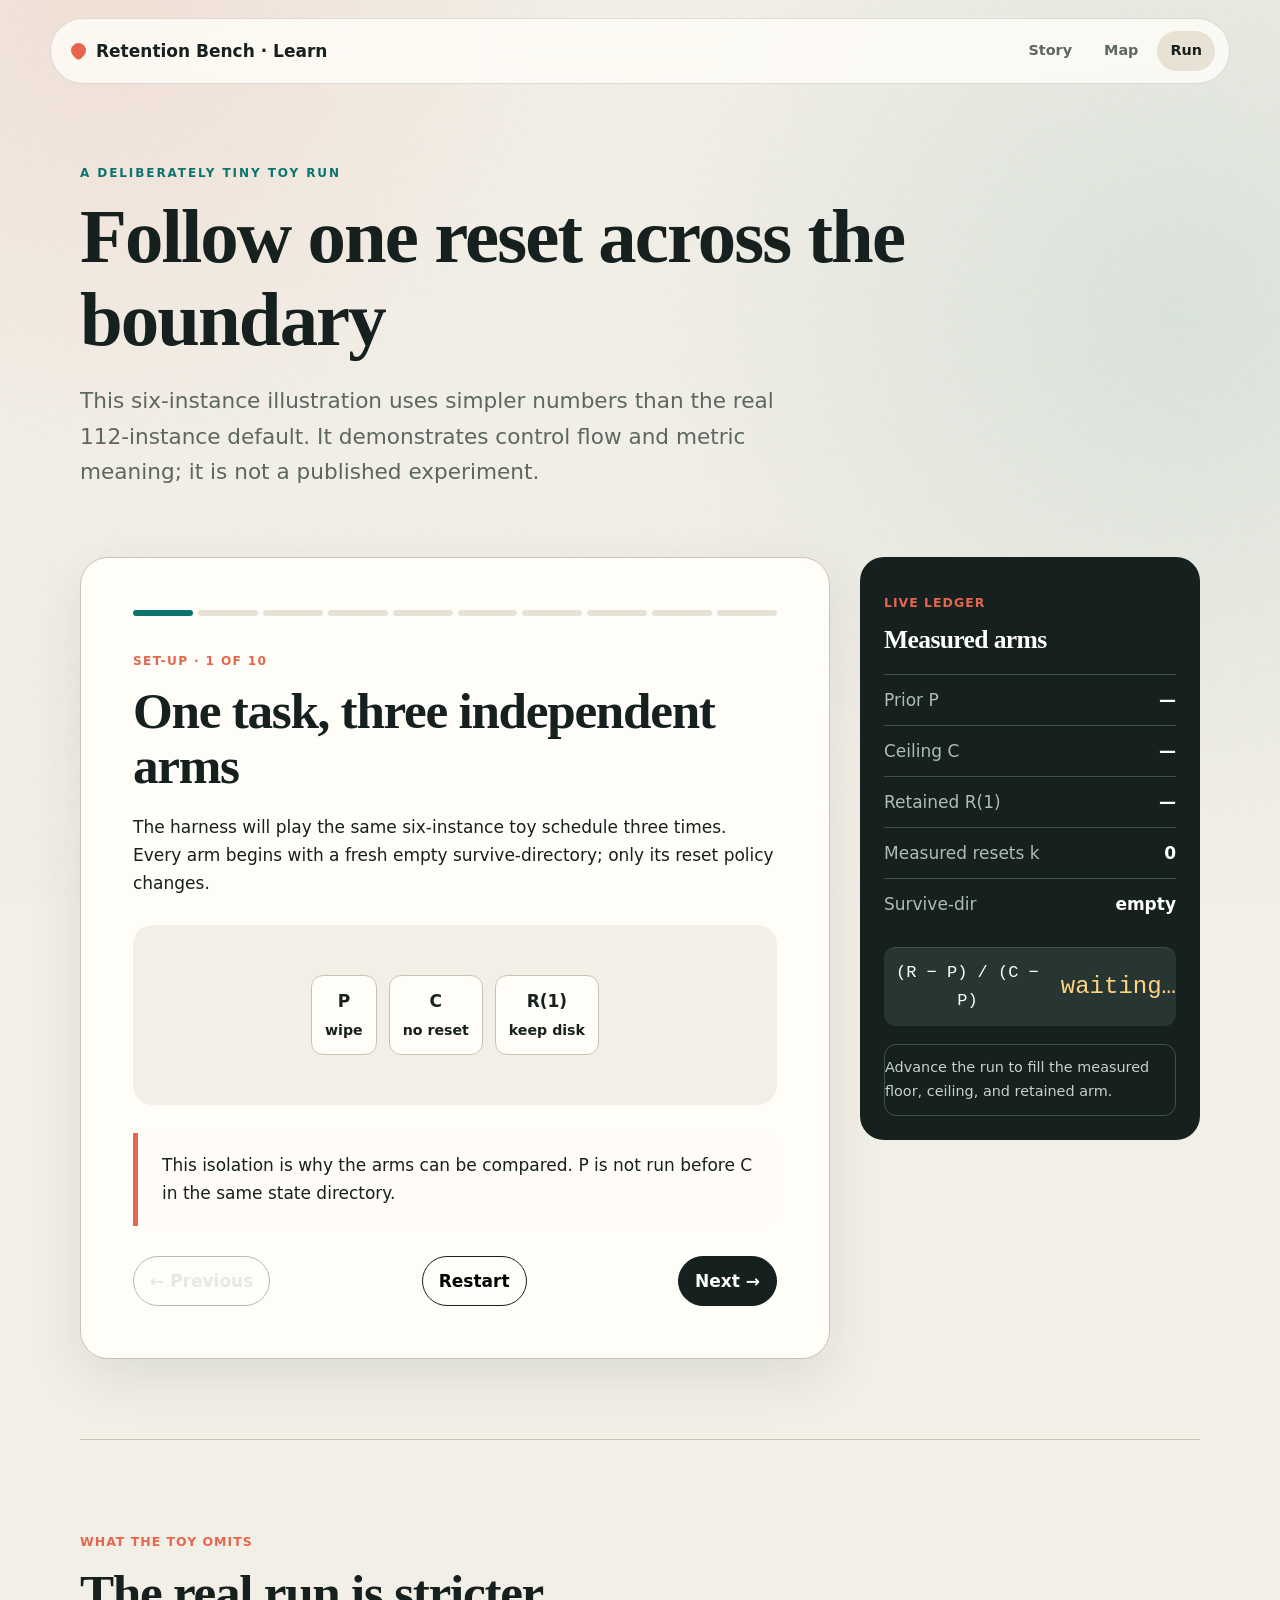
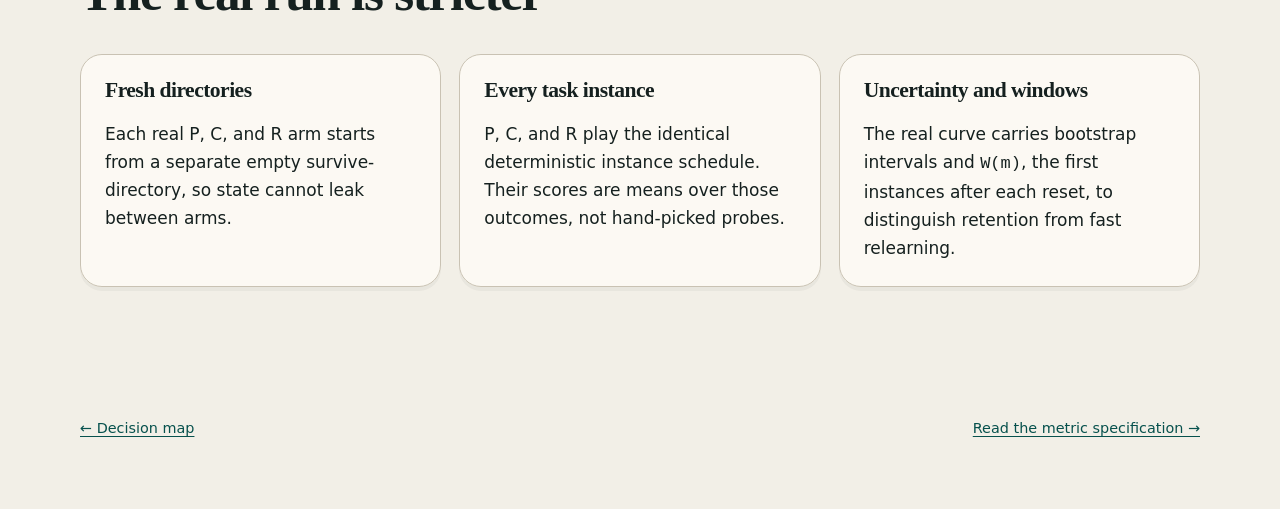
<file: pages/run.html>
<!doctype html>
<html lang="en">
<head>
  <meta charset="utf-8">
  <meta name="viewport" content="width=device-width, initial-scale=1">
  <meta name="description" content="Step through a tiny Retention Bench run and calculate prior, ceiling, retained performance, and normalised retention.">
  <title>Worked run — Retention Bench</title>
  <link rel="icon" href="favicon.svg" type="image/svg+xml">
  <link rel="stylesheet" href="styles.css">
  <script src="run.js" defer></script>
</head>
<body>
<a class="skip-link" href="#main">Skip to content</a>
<header class="site-header">
  <a class="brand" href="index.html"><span class="brand-mark" aria-hidden="true"></span><span>Retention Bench · Learn</span></a>
  <nav class="nav" aria-label="Learning views"><a href="index.html">Story</a><a href="map.html">Map</a><a href="run.html" aria-current="page">Run</a></nav>
</header>
<main id="main">
  <section class="page-hero">
    <p class="eyebrow">A deliberately tiny toy run</p>
    <h1>Follow one reset across the boundary</h1>
    <p class="lede">This six-instance illustration uses simpler numbers than the real 112-instance default. It demonstrates control flow and metric meaning; it is not a published experiment.</p>
  </section>
  <div class="run-layout">
    <section class="stage" aria-live="polite">
      <div class="progress" id="progress" aria-label="Run progress"></div>
      <p class="step-label" id="step-label"></p>
      <h2 id="step-title"></h2>
      <p id="step-copy"></p>
      <div class="event-visual" id="event-visual" aria-label="Current run event"></div>
      <div class="callout" id="step-note"></div>
      <div class="step-actions">
        <button id="prev">← Previous</button>
        <button id="restart">Restart</button>
        <button class="primary" id="next">Next →</button>
      </div>
    </section>
    <aside class="ledger" aria-label="Toy run ledger">
      <p class="kicker">Live ledger</p>
      <h2>Measured arms</h2>
      <dl>
        <div><dt>Prior P</dt><dd id="p-value">—</dd></div>
        <div><dt>Ceiling C</dt><dd id="c-value">—</dd></div>
        <div><dt>Retained R(1)</dt><dd id="r-value">—</dd></div>
        <div><dt>Measured resets k</dt><dd id="k-value">0</dd></div>
        <div><dt>Survive-dir</dt><dd id="disk-value">empty</dd></div>
      </dl>
      <div class="formula">(R − P) / (C − P)<output id="norm-value">waiting…</output></div>
      <div class="why" id="ledger-note">Advance the run to fill the measured floor, ceiling, and retained arm.</div>
    </aside>
  </div>
  <section class="section">
    <div class="section-intro"><p class="kicker">What the toy omits</p><h2>The real run is stricter</h2></div>
    <div class="grid">
      <article class="card"><h3>Fresh directories</h3><p>Each real P, C, and R arm starts from a separate empty survive-directory, so state cannot leak between arms.</p></article>
      <article class="card"><h3>Every task instance</h3><p>P, C, and R play the identical deterministic instance schedule. Their scores are means over those outcomes, not hand-picked probes.</p></article>
      <article class="card"><h3>Uncertainty and windows</h3><p>The real curve carries bootstrap intervals and <code>W(m)</code>, the first instances after each reset, to distinguish retention from fast relearning.</p></article>
    </div>
  </section>
  <footer class="footer"><a href="map.html">← Decision map</a><a href="https://github.com/symbolfarm/retention-bench/blob/main/docs/metrics.md">Read the metric specification →</a></footer>
</main>
</body>
</html>
</file>
<file: learn/styles.css>
:root {
  --paper: #f2efe7;
  --paper-deep: #e8e2d4;
  --ink: #15201f;
  --muted: #5d6762;
  --line: #c9c2b3;
  --teal: #0b756d;
  --teal-dark: #07514d;
  --coral: #e5664d;
  --gold: #d89c2b;
  --blue: #3f6f93;
  --white: #fffdf8;
  --shadow: 0 18px 55px rgba(35, 49, 45, .10);
  --radius: 22px;
}

* { box-sizing: border-box; }
html { scroll-behavior: smooth; }
body {
  margin: 0;
  color: var(--ink);
  background:
    radial-gradient(circle at 8% 0%, rgba(229,102,77,.11), transparent 30rem),
    radial-gradient(circle at 92% 15%, rgba(11,117,109,.10), transparent 34rem),
    var(--paper);
  font: 17px/1.65 system-ui, -apple-system, BlinkMacSystemFont, "Segoe UI", sans-serif;
}
body::before {
  content: "";
  position: fixed;
  inset: 0;
  pointer-events: none;
  opacity: .22;
  background-image: url("data:image/svg+xml,%3Csvg viewBox='0 0 140 140' xmlns='http://www.w3.org/2000/svg'%3E%3Cfilter id='n'%3E%3CfeTurbulence type='fractalNoise' baseFrequency='.75' numOctaves='3' stitchTiles='stitch'/%3E%3C/filter%3E%3Crect width='100%25' height='100%25' filter='url(%23n)' opacity='.10'/%3E%3C/svg%3E");
  z-index: -1;
}
a { color: var(--teal-dark); text-underline-offset: 3px; }
a:hover { color: var(--coral); }
button, input { font: inherit; }
button { cursor: pointer; }

.skip-link { position: absolute; left: -999px; top: 0; }
.skip-link:focus { left: 1rem; top: 1rem; z-index: 20; background: var(--white); padding: .7rem 1rem; border-radius: 8px; }

.site-header {
  width: min(1180px, calc(100% - 32px));
  margin: 18px auto 0;
  padding: 12px 14px 12px 20px;
  display: flex;
  align-items: center;
  justify-content: space-between;
  gap: 20px;
  border: 1px solid rgba(21,32,31,.13);
  border-radius: 999px;
  background: rgba(255,253,248,.80);
  backdrop-filter: blur(12px);
  position: sticky;
  top: 12px;
  z-index: 10;
}
.brand { display: flex; gap: 10px; align-items: center; font-weight: 800; color: var(--ink); text-decoration: none; }
.brand-mark { width: 15px; height: 15px; background: var(--coral); border-radius: 50% 50% 50% 4px; transform: rotate(-45deg); }
.nav { display: flex; gap: 6px; }
.nav a { color: var(--muted); text-decoration: none; padding: 8px 13px; border-radius: 999px; font-size: .9rem; font-weight: 700; }
.nav a:hover, .nav a[aria-current="page"] { color: var(--ink); background: var(--paper-deep); }

main { width: min(1120px, calc(100% - 36px)); margin: 0 auto; }
.hero { min-height: 66vh; display: grid; grid-template-columns: 1.25fr .75fr; gap: clamp(32px, 7vw, 90px); align-items: center; padding: 92px 0 70px; }
.eyebrow { margin: 0 0 12px; color: var(--teal); text-transform: uppercase; letter-spacing: .16em; font-size: .75rem; font-weight: 900; }
h1, h2, h3 { font-family: Georgia, "Times New Roman", serif; line-height: 1.08; letter-spacing: -.025em; }
h1 { margin: 0; font-size: clamp(3rem, 7vw, 6.4rem); max-width: 850px; }
h2 { font-size: clamp(2rem, 4vw, 3.35rem); margin: 0 0 20px; }
h3 { font-size: 1.35rem; margin: 0 0 10px; }
.lede { max-width: 720px; color: var(--muted); font-size: clamp(1.1rem, 2vw, 1.35rem); }
.actions { display: flex; flex-wrap: wrap; gap: 12px; margin-top: 26px; }
.button { border: 1px solid var(--ink); background: var(--ink); color: var(--white); border-radius: 999px; padding: 12px 18px; font-weight: 800; text-decoration: none; box-shadow: 0 7px 0 rgba(21,32,31,.12); }
.button:hover { color: var(--white); background: var(--teal-dark); transform: translateY(-1px); }
.button.secondary { background: transparent; color: var(--ink); box-shadow: none; }

.hero-diagram { position: relative; min-height: 350px; }
.orbit { position: absolute; border: 1px solid var(--line); border-radius: 50%; inset: 10%; animation: rotate 25s linear infinite; }
.orbit::before, .orbit::after { content:""; position:absolute; width: 18px; height:18px; border-radius:50%; background: var(--coral); top: 13%; left: 8%; }
.orbit::after { background: var(--gold); width: 13px; height: 13px; top: auto; left: auto; right: 5%; bottom: 25%; }
.core { position: absolute; inset: 28%; display:grid; place-items:center; text-align:center; border-radius: 50%; background: var(--teal); color: white; padding: 25px; font-family: Georgia, serif; font-size: 1.25rem; box-shadow: var(--shadow); }
.float-label { position:absolute; padding: 7px 11px; border-radius: 8px; background: var(--white); border: 1px solid var(--line); font-size:.75rem; font-weight:800; box-shadow: 0 8px 22px rgba(35,49,45,.08); }
.float-label.one { top: 5%; left: 3%; transform: rotate(-4deg); }
.float-label.two { right: 0; top: 22%; transform: rotate(3deg); }
.float-label.three { left: 0; bottom: 13%; transform: rotate(2deg); }
@keyframes rotate { to { transform: rotate(360deg); } }
@media (prefers-reduced-motion: reduce) { *, *::before, *::after { scroll-behavior: auto !important; animation: none !important; transition: none !important; } }

.section { padding: 80px 0; border-top: 1px solid var(--line); }
.section-intro { max-width: 760px; margin-bottom: 34px; }
.kicker { color: var(--coral); font-weight: 900; letter-spacing:.08em; text-transform:uppercase; font-size:.78rem; }
.grid { display: grid; grid-template-columns: repeat(3, 1fr); gap: 18px; }
.card { background: rgba(255,253,248,.76); border: 1px solid var(--line); border-radius: var(--radius); padding: 24px; box-shadow: 0 4px 0 rgba(21,32,31,.04); }
.card p:last-child { margin-bottom: 0; }
.card-number { width: 38px; height: 38px; display:grid; place-items:center; border-radius: 50%; background: var(--paper-deep); font-weight:900; margin-bottom: 35px; }
.card:nth-child(3n+1) .card-number { color: var(--teal); }
.card:nth-child(3n+2) .card-number { color: var(--coral); }
.card:nth-child(3n) .card-number { color: var(--blue); }

.route { background: var(--ink); color: var(--white); border-radius: 32px; padding: clamp(28px, 5vw, 58px); }
.route h2, .route h3 { color: white; }
.route p { color: #c9d2ce; }
.route-list { list-style: none; padding: 0; margin: 30px 0 0; counter-reset: route; }
.route-list li { counter-increment: route; display:grid; grid-template-columns: 46px 1fr auto; align-items:center; gap:16px; padding: 18px 0; border-top: 1px solid #40504b; }
.route-list li::before { content: counter(route, decimal-leading-zero); color: #8fbcb5; font: 800 .78rem system-ui; }
.route-list strong { color:white; }
.route-list small { color:#9faeaa; }

.callout { border-left: 5px solid var(--coral); padding: 18px 24px; background: rgba(255,253,248,.7); border-radius: 0 14px 14px 0; }
.source-list { columns: 2; padding-left: 1.2rem; }
.footer { padding: 50px 0 70px; color: var(--muted); font-size: .9rem; display:flex; justify-content:space-between; gap:20px; }

/* Map */
.page-hero { padding: 80px 0 45px; max-width: 900px; }
.page-hero h1 { font-size: clamp(2.8rem, 6vw, 5.5rem); }
.controls { display:flex; flex-wrap:wrap; gap: 8px; padding: 14px; background: rgba(255,253,248,.75); border:1px solid var(--line); border-radius:18px; margin-bottom:24px; }
.controls button { border:1px solid var(--line); background:transparent; color:var(--muted); border-radius:999px; padding:8px 13px; font-weight:800; font-size:.86rem; }
.controls button.active { background:var(--ink); border-color:var(--ink); color:white; }
.map-layout { display:grid; grid-template-columns: minmax(300px, .9fr) minmax(360px, 1.1fr); gap:24px; align-items:start; min-height:650px; }
.tree { padding:16px; border-left:2px solid var(--line); }
.node { display:block; width:100%; text-align:left; border:1px solid var(--line); border-radius:15px; background:rgba(255,253,248,.74); color:var(--ink); padding:13px 14px; margin: 0 0 10px 14px; position:relative; }
.node::before { content:""; position:absolute; left:-17px; top:50%; width:16px; border-top:2px solid var(--line); }
.node small { display:block; color:var(--muted); margin-top:3px; }
.node[data-depth="motivation"] { border-left:5px solid var(--coral); }
.node[data-depth="design"] { border-left:5px solid var(--gold); }
.node[data-depth="mechanism"] { border-left:5px solid var(--teal); }
.node[data-depth="implementation"] { border-left:5px solid var(--blue); }
.node.active { background:var(--ink); color:white; transform:translateX(4px); }
.node.active small { color:#b9c4c0; }
.node[hidden] { display:none; }
.detail { position:sticky; top:94px; background:var(--white); border:1px solid var(--line); border-radius:26px; padding:clamp(24px,4vw,42px); box-shadow:var(--shadow); }
.detail .depth { display:inline-block; border-radius:999px; background:var(--paper-deep); padding:5px 10px; font-weight:900; font-size:.72rem; text-transform:uppercase; letter-spacing:.08em; }
.detail h2 { margin-top:18px; }
.fact-grid { display:grid; grid-template-columns:1fr 1fr; gap:12px; margin:24px 0; }
.fact { padding:14px; border-radius:13px; background:var(--paper); }
.fact strong { display:block; font-size:.76rem; text-transform:uppercase; letter-spacing:.08em; color:var(--teal-dark); }
.code-anchor { display:block; background:#14201f; color:#e9f2ee; padding:16px; border-radius:13px; font: .85rem/1.55 ui-monospace, SFMono-Regular, Menlo, monospace; overflow-wrap:anywhere; }
.code-anchor:hover { color:white; background:#20312e; }

/* Run */
.run-layout { display:grid; grid-template-columns: 1fr 340px; gap:30px; align-items:start; padding-bottom:80px; }
.stage { min-height:520px; background:var(--white); border:1px solid var(--line); border-radius:28px; padding:clamp(24px,5vw,52px); box-shadow:var(--shadow); }
.progress { display:flex; gap:5px; margin-bottom:35px; }
.progress span { height:6px; flex:1; background:var(--paper-deep); border-radius:5px; }
.progress span.done { background:var(--teal); }
.step-label { color:var(--coral); font-weight:900; text-transform:uppercase; letter-spacing:.11em; font-size:.76rem; }
.event-visual { min-height:180px; display:flex; align-items:center; justify-content:center; gap:12px; margin:28px 0; padding:20px; border-radius:20px; background:var(--paper); overflow:hidden; }
.token { padding:11px 13px; border-radius:12px; background:var(--white); border:1px solid var(--line); font-weight:850; text-align:center; }
.arrow { color:var(--coral); font-size:1.5rem; }
.process { padding:22px; border:2px solid var(--teal); border-radius:50%; background:white; font-weight:900; }
.process.killed { border-color:var(--coral); color:var(--coral); text-decoration:line-through; }
.disk { padding:16px 20px; background:var(--gold); color:#2b2414; border-radius:7px 7px 17px 17px; font-weight:900; box-shadow: inset 0 -5px rgba(0,0,0,.10); }
.step-actions { display:flex; justify-content:space-between; gap:12px; margin-top:30px; }
.step-actions button { border:1px solid var(--ink); border-radius:999px; padding:10px 16px; background:transparent; font-weight:900; }
.step-actions button.primary { background:var(--ink); color:white; }
.step-actions button:disabled { opacity:.3; cursor:not-allowed; }
.ledger { position:sticky; top:94px; background:var(--ink); color:white; border-radius:24px; padding:24px; }
.ledger h2 { font-size:1.6rem; }
.ledger dl { margin:0; }
.ledger div { display:flex; justify-content:space-between; gap:10px; border-top:1px solid #40504b; padding:11px 0; }
.ledger dt { color:#aebbb7; }
.ledger dd { margin:0; font-weight:900; }
.formula { margin-top:18px; padding:14px; background:#273632; border-radius:12px; font-family:ui-monospace, monospace; text-align:center; }
.formula output { display:block; color:#ffd37f; font-size:1.5rem; margin-top:8px; }
.why { margin-top:18px; padding:14px; border:1px solid #40504b; border-radius:12px; color:#c7d1ce; font-size:.9rem; }

@media (max-width: 850px) {
  .hero { grid-template-columns:1fr; min-height:auto; padding-top:70px; }
  .hero-diagram { min-height:300px; }
  .grid { grid-template-columns:1fr 1fr; }
  .map-layout, .run-layout { grid-template-columns:1fr; }
  .detail, .ledger { position:static; }
  .source-list { columns:1; }
}
@media (max-width: 590px) {
  body { font-size:16px; }
  .site-header { border-radius:20px; align-items:flex-start; padding:12px; }
  .brand span:last-child { display:none; }
  .nav { overflow-x:auto; }
  .nav a { padding:7px 10px; white-space:nowrap; }
  main { width:min(100% - 24px, 1120px); }
  h1 { font-size:2.75rem; }
  .hero { padding:54px 0; }
  .hero-diagram { min-height:260px; }
  .grid { grid-template-columns:1fr; }
  .section { padding:58px 0; }
  .route-list li { grid-template-columns:34px 1fr; }
  .route-list small { grid-column:2; }
  .map-layout { min-height:auto; }
  .fact-grid { grid-template-columns:1fr; }
  .event-visual { flex-wrap:wrap; min-height:210px; }
  .footer { flex-direction:column; }
}
</file>
<file: pages/styles.css>
:root {
  --paper: #f2efe7;
  --paper-deep: #e8e2d4;
  --ink: #15201f;
  --muted: #5d6762;
  --line: #c9c2b3;
  --teal: #0b756d;
  --teal-dark: #07514d;
  --coral: #e5664d;
  --gold: #d89c2b;
  --blue: #3f6f93;
  --white: #fffdf8;
  --shadow: 0 18px 55px rgba(35, 49, 45, .10);
  --radius: 22px;
}

* { box-sizing: border-box; }
html { scroll-behavior: smooth; }
body {
  margin: 0;
  color: var(--ink);
  background:
    radial-gradient(circle at 8% 0%, rgba(229,102,77,.11), transparent 30rem),
    radial-gradient(circle at 92% 15%, rgba(11,117,109,.10), transparent 34rem),
    var(--paper);
  font: 17px/1.65 system-ui, -apple-system, BlinkMacSystemFont, "Segoe UI", sans-serif;
}
body::before {
  content: "";
  position: fixed;
  inset: 0;
  pointer-events: none;
  opacity: .22;
  background-image: url("data:image/svg+xml,%3Csvg viewBox='0 0 140 140' xmlns='http://www.w3.org/2000/svg'%3E%3Cfilter id='n'%3E%3CfeTurbulence type='fractalNoise' baseFrequency='.75' numOctaves='3' stitchTiles='stitch'/%3E%3C/filter%3E%3Crect width='100%25' height='100%25' filter='url(%23n)' opacity='.10'/%3E%3C/svg%3E");
  z-index: -1;
}
a { color: var(--teal-dark); text-underline-offset: 3px; }
.fine { font-size: .92em; color: var(--muted); }
a:hover { color: var(--coral); }
button, input { font: inherit; }
button { cursor: pointer; }

.skip-link { position: absolute; left: -999px; top: 0; }
.skip-link:focus { left: 1rem; top: 1rem; z-index: 20; background: var(--white); padding: .7rem 1rem; border-radius: 8px; }

.site-header {
  width: min(1180px, calc(100% - 32px));
  margin: 18px auto 0;
  padding: 12px 14px 12px 20px;
  display: flex;
  align-items: center;
  justify-content: space-between;
  gap: 20px;
  border: 1px solid rgba(21,32,31,.13);
  border-radius: 999px;
  background: rgba(255,253,248,.80);
  backdrop-filter: blur(12px);
  position: sticky;
  top: 12px;
  z-index: 10;
}
.brand { display: flex; gap: 10px; align-items: center; font-weight: 800; color: var(--ink); text-decoration: none; }
.brand-mark { width: 15px; height: 15px; background: var(--coral); border-radius: 50% 50% 50% 4px; transform: rotate(-45deg); }
.nav { display: flex; gap: 6px; }
.nav a { color: var(--muted); text-decoration: none; padding: 8px 13px; border-radius: 999px; font-size: .9rem; font-weight: 700; }
.nav a:hover, .nav a[aria-current="page"] { color: var(--ink); background: var(--paper-deep); }

main { width: min(1120px, calc(100% - 36px)); margin: 0 auto; }
.hero { min-height: 66vh; display: grid; grid-template-columns: 1.25fr .75fr; gap: clamp(32px, 7vw, 90px); align-items: center; padding: 92px 0 70px; }
.eyebrow { margin: 0 0 12px; color: var(--teal); text-transform: uppercase; letter-spacing: .16em; font-size: .75rem; font-weight: 900; }
h1, h2, h3 { font-family: Georgia, "Times New Roman", serif; line-height: 1.08; letter-spacing: -.025em; }
h1 { margin: 0; font-size: clamp(3rem, 7vw, 6.4rem); max-width: 850px; }
h2 { font-size: clamp(2rem, 4vw, 3.35rem); margin: 0 0 20px; }
h3 { font-size: 1.35rem; margin: 0 0 10px; }
.lede { max-width: 720px; color: var(--muted); font-size: clamp(1.1rem, 2vw, 1.35rem); }
.actions { display: flex; flex-wrap: wrap; gap: 12px; margin-top: 26px; }
.button { border: 1px solid var(--ink); background: var(--ink); color: var(--white); border-radius: 999px; padding: 12px 18px; font-weight: 800; text-decoration: none; box-shadow: 0 7px 0 rgba(21,32,31,.12); }
.button:hover { color: var(--white); background: var(--teal-dark); transform: translateY(-1px); }
.button.secondary { background: transparent; color: var(--ink); box-shadow: none; }

.hero-diagram { position: relative; min-height: 350px; }
.orbit { position: absolute; border: 1px solid var(--line); border-radius: 50%; inset: 10%; animation: rotate 25s linear infinite; }
.orbit::before, .orbit::after { content:""; position:absolute; width: 18px; height:18px; border-radius:50%; background: var(--coral); top: 13%; left: 8%; }
.orbit::after { background: var(--gold); width: 13px; height: 13px; top: auto; left: auto; right: 5%; bottom: 25%; }
.core { position: absolute; inset: 28%; display:grid; place-items:center; text-align:center; border-radius: 50%; background: var(--teal); color: white; padding: 25px; font-family: Georgia, serif; font-size: 1.25rem; box-shadow: var(--shadow); }
.float-label { position:absolute; padding: 7px 11px; border-radius: 8px; background: var(--white); border: 1px solid var(--line); font-size:.75rem; font-weight:800; box-shadow: 0 8px 22px rgba(35,49,45,.08); }
.float-label.one { top: 5%; left: 3%; transform: rotate(-4deg); }
.float-label.two { right: 0; top: 22%; transform: rotate(3deg); }
.float-label.three { left: 0; bottom: 13%; transform: rotate(2deg); }
@keyframes rotate { to { transform: rotate(360deg); } }
@media (prefers-reduced-motion: reduce) { *, *::before, *::after { scroll-behavior: auto !important; animation: none !important; transition: none !important; } }

.section { padding: 80px 0; border-top: 1px solid var(--line); }
.section-intro { max-width: 760px; margin-bottom: 34px; }
.kicker { color: var(--coral); font-weight: 900; letter-spacing:.08em; text-transform:uppercase; font-size:.78rem; }
.grid { display: grid; grid-template-columns: repeat(3, 1fr); gap: 18px; }
.card { background: rgba(255,253,248,.76); border: 1px solid var(--line); border-radius: var(--radius); padding: 24px; box-shadow: 0 4px 0 rgba(21,32,31,.04); }
.card p:last-child { margin-bottom: 0; }
.card-number { width: 38px; height: 38px; display:grid; place-items:center; border-radius: 50%; background: var(--paper-deep); font-weight:900; margin-bottom: 35px; }
.card:nth-child(3n+1) .card-number { color: var(--teal); }
.card:nth-child(3n+2) .card-number { color: var(--coral); }
.card:nth-child(3n) .card-number { color: var(--blue); }

.route { background: var(--ink); color: var(--white); border-radius: 32px; padding: clamp(28px, 5vw, 58px); }
.route h2, .route h3 { color: white; }
.route p { color: #c9d2ce; }
.route-list { list-style: none; padding: 0; margin: 30px 0 0; counter-reset: route; }
.route-list li { counter-increment: route; display:grid; grid-template-columns: 46px 1fr auto; align-items:center; gap:16px; padding: 18px 0; border-top: 1px solid #40504b; }
.route-list li::before { content: counter(route, decimal-leading-zero); color: #8fbcb5; font: 800 .78rem system-ui; }
.route-list strong { color:white; }
.route-list small { color:#9faeaa; }

.callout { border-left: 5px solid var(--coral); padding: 18px 24px; background: rgba(255,253,248,.7); border-radius: 0 14px 14px 0; }
.source-list { columns: 2; padding-left: 1.2rem; }
.footer { padding: 50px 0 70px; color: var(--muted); font-size: .9rem; display:flex; justify-content:space-between; gap:20px; }

/* Map */
.page-hero { padding: 80px 0 45px; max-width: 900px; }
.page-hero h1 { font-size: clamp(2.8rem, 6vw, 5.5rem); }
.controls { display:flex; flex-wrap:wrap; gap: 8px; padding: 14px; background: rgba(255,253,248,.75); border:1px solid var(--line); border-radius:18px; margin-bottom:24px; }
.controls button { border:1px solid var(--line); background:transparent; color:var(--muted); border-radius:999px; padding:8px 13px; font-weight:800; font-size:.86rem; }
.controls button.active { background:var(--ink); border-color:var(--ink); color:white; }
.map-layout { display:grid; grid-template-columns: minmax(300px, .9fr) minmax(360px, 1.1fr); gap:24px; align-items:start; min-height:650px; }
.tree { padding:16px; border-left:2px solid var(--line); }
.node { display:block; width:100%; text-align:left; border:1px solid var(--line); border-radius:15px; background:rgba(255,253,248,.74); color:var(--ink); padding:13px 14px; margin: 0 0 10px 14px; position:relative; }
.node::before { content:""; position:absolute; left:-17px; top:50%; width:16px; border-top:2px solid var(--line); }
.node small { display:block; color:var(--muted); margin-top:3px; }
.node[data-depth="motivation"] { border-left:5px solid var(--coral); }
.node[data-depth="design"] { border-left:5px solid var(--gold); }
.node[data-depth="mechanism"] { border-left:5px solid var(--teal); }
.node[data-depth="implementation"] { border-left:5px solid var(--blue); }
.node.active { background:var(--ink); color:white; transform:translateX(4px); }
.node.active small { color:#b9c4c0; }
.node[hidden] { display:none; }
.detail { position:sticky; top:94px; background:var(--white); border:1px solid var(--line); border-radius:26px; padding:clamp(24px,4vw,42px); box-shadow:var(--shadow); }
.detail .depth { display:inline-block; border-radius:999px; background:var(--paper-deep); padding:5px 10px; font-weight:900; font-size:.72rem; text-transform:uppercase; letter-spacing:.08em; }
.detail h2 { margin-top:18px; }
.fact-grid { display:grid; grid-template-columns:1fr 1fr; gap:12px; margin:24px 0; }
.fact { padding:14px; border-radius:13px; background:var(--paper); }
.fact strong { display:block; font-size:.76rem; text-transform:uppercase; letter-spacing:.08em; color:var(--teal-dark); }
.code-anchor { display:block; background:#14201f; color:#e9f2ee; padding:16px; border-radius:13px; font: .85rem/1.55 ui-monospace, SFMono-Regular, Menlo, monospace; overflow-wrap:anywhere; }
.code-anchor:hover { color:white; background:#20312e; }

/* Run */
.run-layout { display:grid; grid-template-columns: 1fr 340px; gap:30px; align-items:start; padding-bottom:80px; }
.stage { min-height:520px; background:var(--white); border:1px solid var(--line); border-radius:28px; padding:clamp(24px,5vw,52px); box-shadow:var(--shadow); }
.progress { display:flex; gap:5px; margin-bottom:35px; }
.progress span { height:6px; flex:1; background:var(--paper-deep); border-radius:5px; }
.progress span.done { background:var(--teal); }
.step-label { color:var(--coral); font-weight:900; text-transform:uppercase; letter-spacing:.11em; font-size:.76rem; }
.event-visual { min-height:180px; display:flex; align-items:center; justify-content:center; gap:12px; margin:28px 0; padding:20px; border-radius:20px; background:var(--paper); overflow:hidden; }
.token { padding:11px 13px; border-radius:12px; background:var(--white); border:1px solid var(--line); font-weight:850; text-align:center; }
.arrow { color:var(--coral); font-size:1.5rem; }
.process { padding:22px; border:2px solid var(--teal); border-radius:50%; background:white; font-weight:900; }
.process.killed { border-color:var(--coral); color:var(--coral); text-decoration:line-through; }
.disk { padding:16px 20px; background:var(--gold); color:#2b2414; border-radius:7px 7px 17px 17px; font-weight:900; box-shadow: inset 0 -5px rgba(0,0,0,.10); }
.step-actions { display:flex; justify-content:space-between; gap:12px; margin-top:30px; }
.step-actions button { border:1px solid var(--ink); border-radius:999px; padding:10px 16px; background:transparent; font-weight:900; }
.step-actions button.primary { background:var(--ink); color:white; }
.step-actions button:disabled { opacity:.3; cursor:not-allowed; }
.ledger { position:sticky; top:94px; background:var(--ink); color:white; border-radius:24px; padding:24px; }
.ledger h2 { font-size:1.6rem; }
.ledger dl { margin:0; }
.ledger div { display:flex; justify-content:space-between; gap:10px; border-top:1px solid #40504b; padding:11px 0; }
.ledger dt { color:#aebbb7; }
.ledger dd { margin:0; font-weight:900; }
.formula { margin-top:18px; padding:14px; background:#273632; border-radius:12px; font-family:ui-monospace, monospace; text-align:center; }
.formula output { display:block; color:#ffd37f; font-size:1.5rem; margin-top:8px; }
.why { margin-top:18px; padding:14px; border:1px solid #40504b; border-radius:12px; color:#c7d1ce; font-size:.9rem; }

@media (max-width: 850px) {
  .hero { grid-template-columns:1fr; min-height:auto; padding-top:70px; }
  .hero-diagram { min-height:300px; }
  .grid { grid-template-columns:1fr 1fr; }
  .map-layout, .run-layout { grid-template-columns:1fr; }
  .detail, .ledger { position:static; }
  .source-list { columns:1; }
}
@media (max-width: 590px) {
  body { font-size:16px; }
  .site-header { border-radius:20px; align-items:flex-start; padding:12px; }
  .brand span:last-child { display:none; }
  .nav { overflow-x:auto; }
  .nav a { padding:7px 10px; white-space:nowrap; }
  main { width:min(100% - 24px, 1120px); }
  h1 { font-size:2.75rem; }
  .hero { padding:54px 0; }
  .hero-diagram { min-height:260px; }
  .grid { grid-template-columns:1fr; }
  .section { padding:58px 0; }
  .route-list li { grid-template-columns:34px 1fr; }
  .route-list small { grid-column:2; }
  .map-layout { min-height:auto; }
  .fact-grid { grid-template-columns:1fr; }
  .event-visual { flex-wrap:wrap; min-height:210px; }
  .footer { flex-direction:column; }
}
</file>
